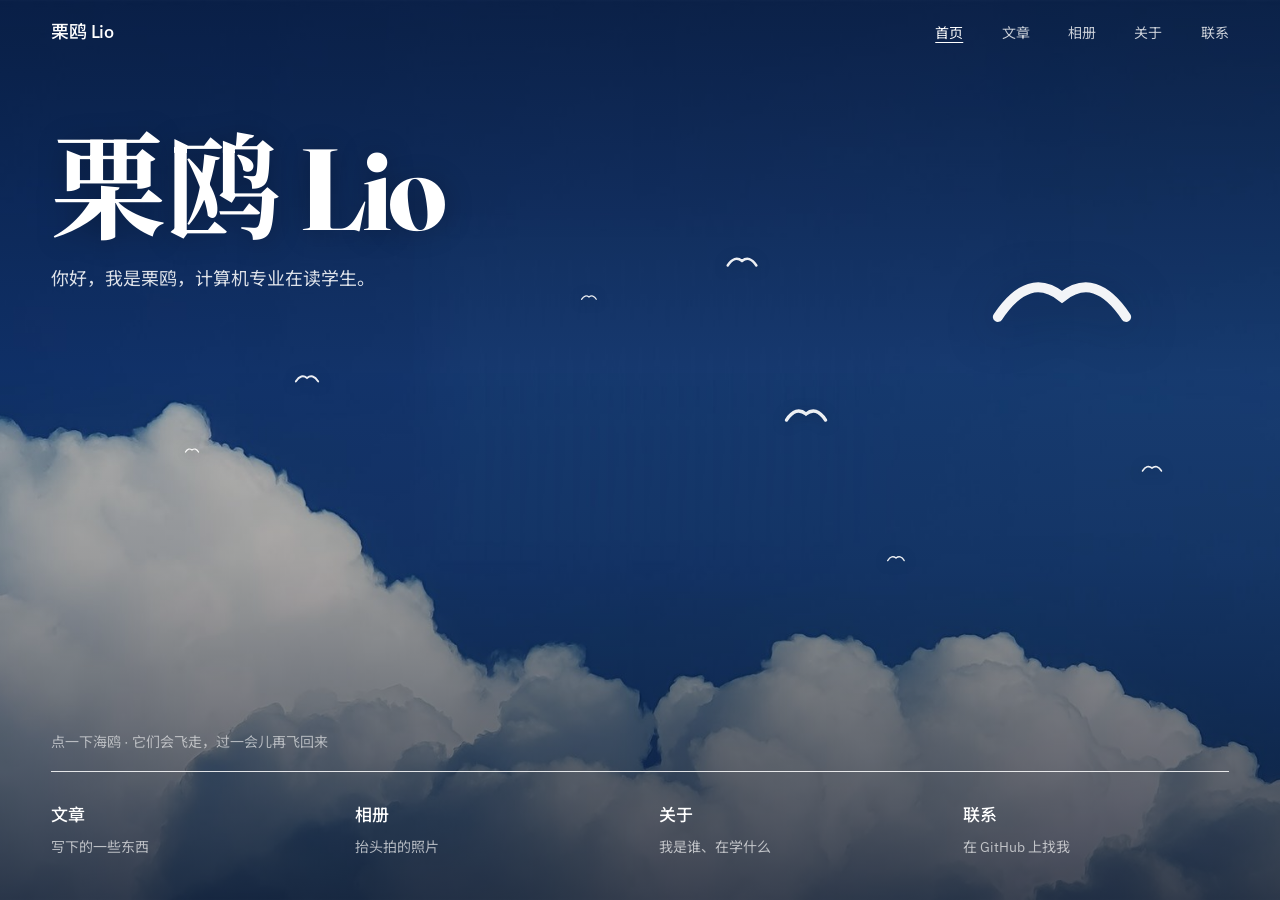
<file: index.html>
<!DOCTYPE html>
<!--
  ============================================================
  栗鸥 Lio · 首页（整屏照片 hero，不滚动）
  ============================================================

  这一页只做一件事：让访客在一屏之内记住"栗鸥"这个人，并且知道站里还有什么。
  所以它没有正文，hero 直接吃掉整个视口高度。首屏分三段：
    上方 = 名字（136px）+ 一行欢迎语
    中部 = 天空、云和海鸥
    下方 = 实线 + 四栏站点索引（文章 / 相册 / 关于 / 联系）

  【内容状态】首屏文案已是最终版，没有待填项。
         以后想改欢迎语，就改 <p class="lede"> 那一行。

  背景图用整张照片铺满（background-size: cover，任何屏幕都不会留白）。
  换图只改 site.css 顶部的 --hero-img 一行，三版都在 assets/ 里：
    assets/hero-sky-clean.jpg   ✅ 当前使用：整图，画面中间那句英文已修掉（1920×1080，77 KB）
    assets/hero-sky.jpg         原图（含英文 "BE JOYFUL ALWAYS"）
    assets/hero-sky-clouds.jpg  只留云层带（1920×447，41 KB）

  【海鸥】纯装饰性的互动彩蛋：点一下会飞走，约 0.9 秒后换个位置飞回来。
    实现是「真 button + CSS 变量定位 + 原生 JS」，没有依赖。
    加一只海鸥：复制一个 <button class="gull">，改行内的 --x/--y/--s/--d/--dx/--dy。
    想删掉整个互动：把 <div class="gulls"> 整块和页面底部 <script> 一起删掉即可。

  【为什么这么设计】（对照 Anthropic frontend-design 的 AI 味清单）
    · 无全大写 tracked 眉标、无装饰性 01/02/03、链接不加 → 箭头
    · 「大胆只花一处」= 首屏这行大字，其余交给照片
    · 照片上的白字靠一层渐变遮罩保证可读，不是靠运气
    · 海鸥只有一种动效（慢速漂浮）＋ 一个由用户触发的反馈（点击飞走），
      不是"每张卡都 hover 一下"那种散点式动效

  【部署到 Cloudflare】（2026 现状：新项目用 Workers，别新建 Pages）
    站点文件统一放进 public/ 再部署，别把 skills/ 和预览图传上去：
      public/index.html  public/*.html  public/site.css  public/assets/
      wrangler.jsonc: { "name": "lio-site", "compatibility_date": "2026-10-01",
                        "assets": { "directory": "./public" } }
      npx wrangler deploy
    → 静态请求免费且不限量；自定义域名在控制台 Custom domains 一键接入

  【图片版权提醒】
    这张壁纸来自网络（文件名带「哲风壁纸」）。个人主页是公开站点，
    用来源不明的图有风险；换成自己拍的 / Unsplash 等可商用图更稳妥。
-->
<html lang="zh-CN">
<head>
<meta charset="utf-8">
<meta name="viewport" content="width=device-width, initial-scale=1">
<title>栗鸥 Lio</title>
<meta name="description" content="栗鸥 Lio —— 计算机专业在读学生的个人主页。">
<!-- 分享卡片：发到微信 / QQ / X / Discord 时显示的那张大图。
     ⚠️ og:image 和 og:url 必须是绝对网址，相对路径平台抓不到。
     域名已换成 liujiahao.me；以后换域名要全站 8 个页面一起改。 -->
<meta property="og:type" content="profile">
<meta property="og:site_name" content="栗鸥 Lio">
<meta property="og:title" content="栗鸥 Lio">
<meta property="og:description" content="计算机专业在读学生的个人主页。">
<meta property="og:url" content="https://liujiahao.me/">
<meta property="og:image" content="https://liujiahao.me/assets/og-cover.jpg">
<meta property="og:image:width" content="1200">
<meta property="og:image:height" content="630">
<meta property="og:image:alt" content="栗鸥 Lio —— 蓝天白云下的个人主页分享卡">
<meta name="twitter:card" content="summary_large_image">
<link rel="icon" href="assets/favicon.svg" type="image/svg+xml">
<link rel="icon" href="assets/favicon-32.png" sizes="32x32" type="image/png">
<link rel="apple-touch-icon" href="assets/apple-touch-icon.png">
<link rel="preload" as="image" href="assets/hero-sky-clean.jpg">
<!-- 字体自托管：Google Fonts 在国内经常连不上，而那套 CSS 是渲染阻塞的 ——
     连不上时全站会掉回系统字体，Fraunces 的 "Lio" 和 Noto Serif SC 的标题全部失效。
     现在字体从自己域名提供，只含本站用到的 308 个字符，6 个文件共 180 KB。
     由 tools/build-fonts.mjs 生成；内容大改（新增很多字）后重跑一次即可。 -->
<link rel="stylesheet" href="assets/fonts.css">
<link rel="stylesheet" href="site.css">
</head>
<body class="home">
<a class="skip" href="#main">跳到主要内容</a>

<header>
  <div class="wrap">
    <a class="brand" href="index.html">栗鸥 Lio</a>
    <nav aria-label="页面导航">
      <a href="index.html" aria-current="page">首页</a>
      <a href="articles.html">文章</a>
      <a href="gallery.html">相册</a>
      <a href="about.html">关于</a>
      <a href="contact.html">联系</a>
    </nav>
  </div>
</header>

<main id="main" class="home">
  <div class="hero">

    <!-- 海鸥层：每只都是真的 <button>，所以键盘也能触发。
         位置/大小/漂浮幅度全部由行内 CSS 变量控制，想加一只就复制一行改数值。
         --x/--y 位置  --s 大小倍数  --d 漂浮周期  --dx/--dy 漂浮幅度
         第一只带 gull--lead，是右侧那只主角：尺寸随视口缩放，飞走后只在自己那片天空里换位置。 -->
    <div class="gulls" role="group" aria-label="可互动的海鸥">
      <button class="gull gull--lead" type="button" aria-label="海鸥" style="--x:83%;--y:33%;--d:17s;--dx:20px;--dy:12px">
        <svg viewBox="0 0 64 30" aria-hidden="true" focusable="false"><g><path d="M3 24 Q17 3 32 15 Q47 3 61 24" fill="none" stroke="currentColor" stroke-width="4.5" stroke-linecap="round"/></g></svg>
      </button>
      <button class="gull" type="button" aria-label="海鸥" style="--x:15%;--y:50%;--s:.58;--d:12s;--dx:8px;--dy:-6px">
        <svg viewBox="0 0 64 30" aria-hidden="true" focusable="false"><g><path d="M3 24 Q17 3 32 15 Q47 3 61 24" fill="none" stroke="currentColor" stroke-width="5" stroke-linecap="round"/></g></svg>
      </button>
      <button class="gull" type="button" aria-label="海鸥" style="--x:24%;--y:42%;--s:.80;--d:10s;--dx:12px;--dy:7px">
        <svg viewBox="0 0 64 30" aria-hidden="true" focusable="false"><g><path d="M3 24 Q17 3 32 15 Q47 3 61 24" fill="none" stroke="currentColor" stroke-width="5" stroke-linecap="round"/></g></svg>
      </button>
      <button class="gull" type="button" aria-label="海鸥" style="--x:46%;--y:33%;--s:.62;--d:14s;--dx:-9px;--dy:6px">
        <svg viewBox="0 0 64 30" aria-hidden="true" focusable="false"><g><path d="M3 24 Q17 3 32 15 Q47 3 61 24" fill="none" stroke="currentColor" stroke-width="5" stroke-linecap="round"/></g></svg>
      </button>
      <button class="gull" type="button" aria-label="海鸥" style="--x:63%;--y:46%;--s:1.20;--d:11s;--dx:16px;--dy:-8px">
        <svg viewBox="0 0 64 30" aria-hidden="true" focusable="false"><g><path d="M3 24 Q17 3 32 15 Q47 3 61 24" fill="none" stroke="currentColor" stroke-width="5" stroke-linecap="round"/></g></svg>
      </button>
      <button class="gull" type="button" aria-label="海鸥" style="--x:58%;--y:29%;--s:.95;--d:9s;--dx:-13px;--dy:9px">
        <svg viewBox="0 0 64 30" aria-hidden="true" focusable="false"><g><path d="M3 24 Q17 3 32 15 Q47 3 61 24" fill="none" stroke="currentColor" stroke-width="5" stroke-linecap="round"/></g></svg>
      </button>
      <button class="gull" type="button" aria-label="海鸥" style="--x:90%;--y:52%;--s:.72;--d:13s;--dx:-10px;--dy:8px">
        <svg viewBox="0 0 64 30" aria-hidden="true" focusable="false"><g><path d="M3 24 Q17 3 32 15 Q47 3 61 24" fill="none" stroke="currentColor" stroke-width="5" stroke-linecap="round"/></g></svg>
      </button>
      <button class="gull" type="button" aria-label="海鸥" style="--x:70%;--y:62%;--s:.66;--d:8s;--dx:11px;--dy:-7px">
        <svg viewBox="0 0 64 30" aria-hidden="true" focusable="false"><g><path d="M3 24 Q17 3 32 15 Q47 3 61 24" fill="none" stroke="currentColor" stroke-width="5" stroke-linecap="round"/></g></svg>
      </button>
    </div>

    <div class="wrap hero-inner">
      <div>
        <h1><span class="zh">栗鸥</span> <span class="latin">Lio</span></h1>
        <p class="lede">你好，我是栗鸥，计算机专业在读学生。</p>
      </div>

      <div>
        <p class="hero-hint">点一下海鸥 · 它们会飞走，过一会儿再飞回来</p>
        <div class="rule" role="presentation"></div>
        <!-- 底部站点索引：首屏不滚动，所以导航在这里再给一份，
             访客不用抬头也能看到站里有什么。 -->
        <nav class="site-index" aria-label="站点索引">
          <a href="articles.html"><b>文章</b><span>写下的一些东西</span></a>
          <a href="gallery.html"><b>相册</b><span>抬头拍的照片</span></a>
          <a href="about.html"><b>关于</b><span>我是谁、在学什么</span></a>
          <a href="contact.html"><b>联系</b><span>在 GitHub 上找我</span></a>
        </nav>
      </div>
    </div>
  </div>
</main>

<script>
// 点击海鸥：飞走 → 换个位置 → 飞回来。
// 开启「减少动态效果」时不做动画，直接瞬移（避免无意义的位移）。
(function () {
  var gulls = [].slice.call(document.querySelectorAll('.gull'));
  if (!gulls.length) return;
  var reduce = window.matchMedia('(prefers-reduced-motion: reduce)');

  gulls.forEach(function (gull) {
    gull.addEventListener('click', function () {
      // 落点避开左上角的名字区域；大海鸥只在自己那片天空里换位置，
      // 否则它会随机飞到名字上面挡住字。
      var lead = gull.classList.contains('gull--lead');
      var x = (lead ? 68 + Math.random() * 22 : 18 + Math.random() * 72).toFixed(1);
      var y = (lead ? 24 + Math.random() * 26 : 32 + Math.random() * 32).toFixed(1);

      if (reduce.matches) {
        gull.style.setProperty('--x', x + '%');
        gull.style.setProperty('--y', y + '%');
        return;
      }
      if (gull.classList.contains('away')) return;

      gull.classList.add('away');
      window.setTimeout(function () {
        gull.style.setProperty('--x', x + '%');
        gull.style.setProperty('--y', y + '%');
        // 摘掉 away 之后，基础样式里的入场动画会重新播放一次 ——
        // 所以"飞回来"不需要单独写一个返回动画，行为也统一。
        gull.classList.remove('away');
      }, 880);
    });
  });
})();
</script>

</body>
</html>
</file>
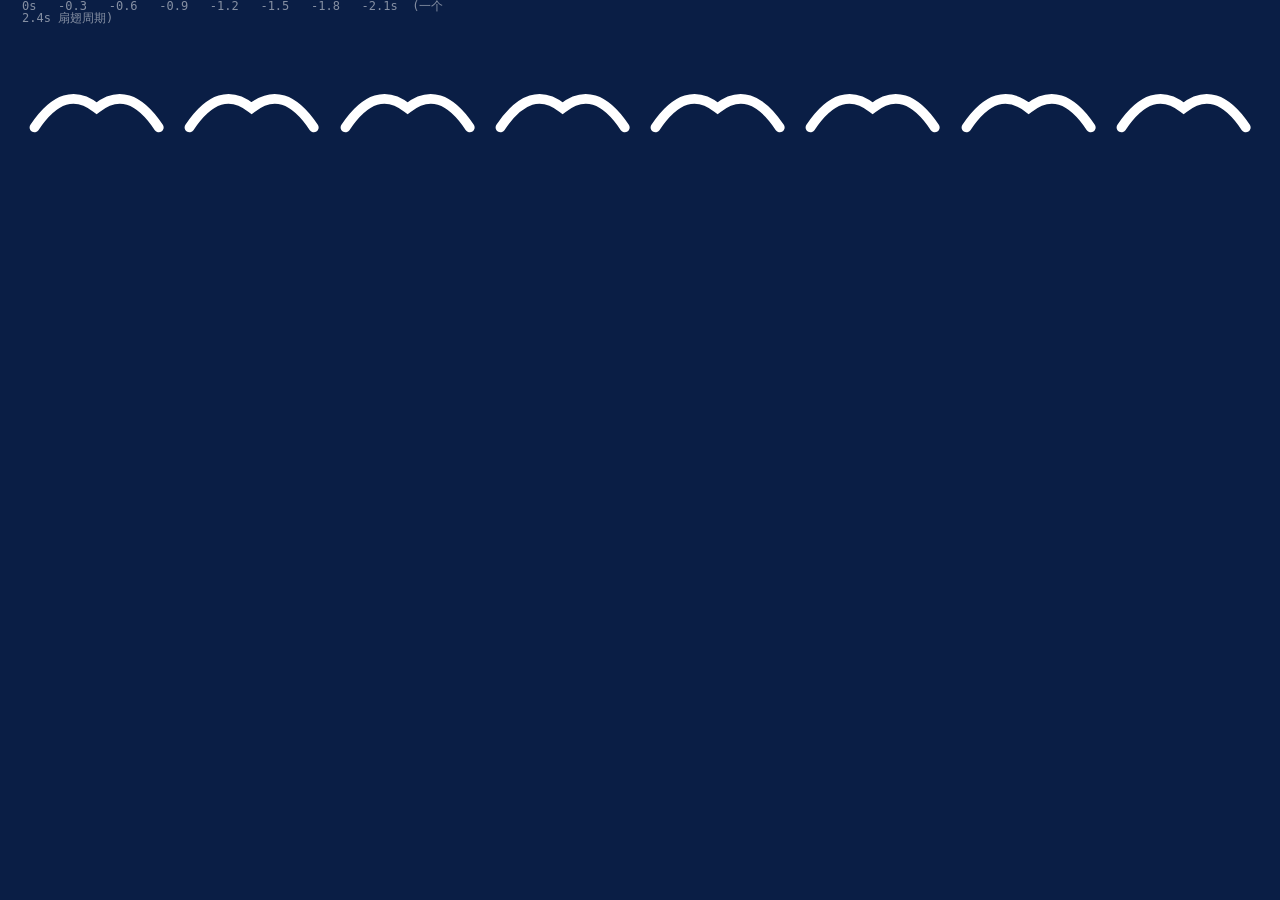
<file: _gulltest.html>
<!DOCTYPE html>
<html lang="zh-CN">
<head>
<meta charset="utf-8">
<title>海鸥扇翅分解</title>
<link rel="stylesheet" href="site.css">
<style>
  /* 这个页面只验证扇翅：关掉航迹动画，把扇翅定格在 8 个相位上铺成一排。
     关键帧来自真实的 site.css，不是另抄一份。 */
  html,body{ margin:0; background:#0A1E45; }
  .strip{ display:flex; gap:6px; padding:30px 22px; align-items:center; }
  .gull{
    position:static; left:auto; top:auto; transform:none;
    width:150px; color:#fff; cursor:default; filter:none;
    animation:none !important;   /* 关掉入场动画，否则截屏时 opacity 还是 0 */
  }
  .gull svg{ animation:none; }                     /* 关掉航迹 */
  .gull svg g{
    animation-duration:2.4s !important;
    animation-delay:0s !important;
    animation-play-state:paused !important;         /* 定格 */
  }
  .gull:nth-child(1) svg g{ animation-delay:0s    !important; }
  .gull:nth-child(2) svg g{ animation-delay:-.3s  !important; }
  .gull:nth-child(3) svg g{ animation-delay:-.6s  !important; }
  .gull:nth-child(4) svg g{ animation-delay:-.9s  !important; }
  .gull:nth-child(5) svg g{ animation-delay:-1.2s !important; }
  .gull:nth-child(6) svg g{ animation-delay:-1.5s !important; }
  .gull:nth-child(7) svg g{ animation-delay:-1.8s !important; }
  .gull:nth-child(8) svg g{ animation-delay:-2.1s !important; }
  .lbl{ color:rgba(255,255,255,.5); font:12px/1 monospace; padding-left:22px; }
</style>
</head>
<body>
  <p class="lbl">0s &nbsp; -0.3 &nbsp; -0.6 &nbsp; -0.9 &nbsp; -1.2 &nbsp; -1.5 &nbsp; -1.8 &nbsp; -2.1s &nbsp;(一个 2.4s 扇翅周期)</p>
  <div class="strip">
    <button class="gull" type="button"><svg viewBox="0 0 64 30"><g><path d="M3 24 Q17 3 32 15 Q47 3 61 24" fill="none" stroke="currentColor" stroke-width="4.5" stroke-linecap="round"/></g></svg></button>
    <button class="gull" type="button"><svg viewBox="0 0 64 30"><g><path d="M3 24 Q17 3 32 15 Q47 3 61 24" fill="none" stroke="currentColor" stroke-width="4.5" stroke-linecap="round"/></g></svg></button>
    <button class="gull" type="button"><svg viewBox="0 0 64 30"><g><path d="M3 24 Q17 3 32 15 Q47 3 61 24" fill="none" stroke="currentColor" stroke-width="4.5" stroke-linecap="round"/></g></svg></button>
    <button class="gull" type="button"><svg viewBox="0 0 64 30"><g><path d="M3 24 Q17 3 32 15 Q47 3 61 24" fill="none" stroke="currentColor" stroke-width="4.5" stroke-linecap="round"/></g></svg></button>
    <button class="gull" type="button"><svg viewBox="0 0 64 30"><g><path d="M3 24 Q17 3 32 15 Q47 3 61 24" fill="none" stroke="currentColor" stroke-width="4.5" stroke-linecap="round"/></g></svg></button>
    <button class="gull" type="button"><svg viewBox="0 0 64 30"><g><path d="M3 24 Q17 3 32 15 Q47 3 61 24" fill="none" stroke="currentColor" stroke-width="4.5" stroke-linecap="round"/></g></svg></button>
    <button class="gull" type="button"><svg viewBox="0 0 64 30"><g><path d="M3 24 Q17 3 32 15 Q47 3 61 24" fill="none" stroke="currentColor" stroke-width="4.5" stroke-linecap="round"/></g></svg></button>
    <button class="gull" type="button"><svg viewBox="0 0 64 30"><g><path d="M3 24 Q17 3 32 15 Q47 3 61 24" fill="none" stroke="currentColor" stroke-width="4.5" stroke-linecap="round"/></g></svg></button>
  </div>
</body>
</html>
</file>
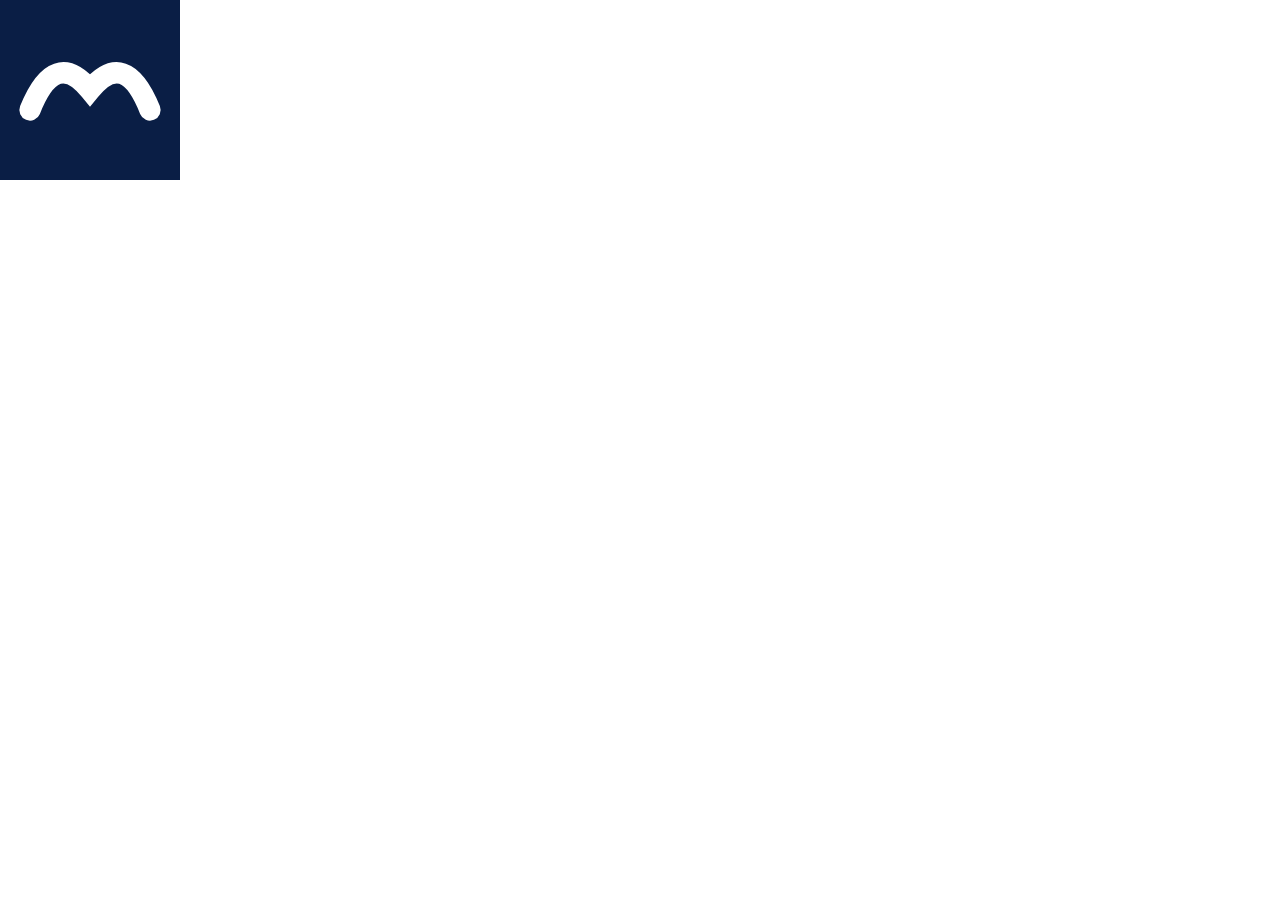
<file: _icon180.html>
<!DOCTYPE html>
<html>
<head>
<meta charset="utf-8">
<style>html,body{ margin:0; background:#fff; }</style>
</head>
<body>
  <!-- iOS 主屏图标：系统会自己切圆角，所以这里是纯方块（不加 rx），
       并把 viewBox 外扩 4 个单位留出约 6% 安全边。 -->
  <svg width="180" height="180" viewBox="-4 -4 72 72" xmlns="http://www.w3.org/2000/svg">
    <rect x="-4" y="-4" width="72" height="72" fill="#0A1E45"/>
    <path d="M8 40 Q18 15 32 32 Q46 15 56 40"
          fill="none" stroke="#FFFFFF" stroke-width="8.5" stroke-linecap="round"/>
  </svg>
</body>
</html>
</file>
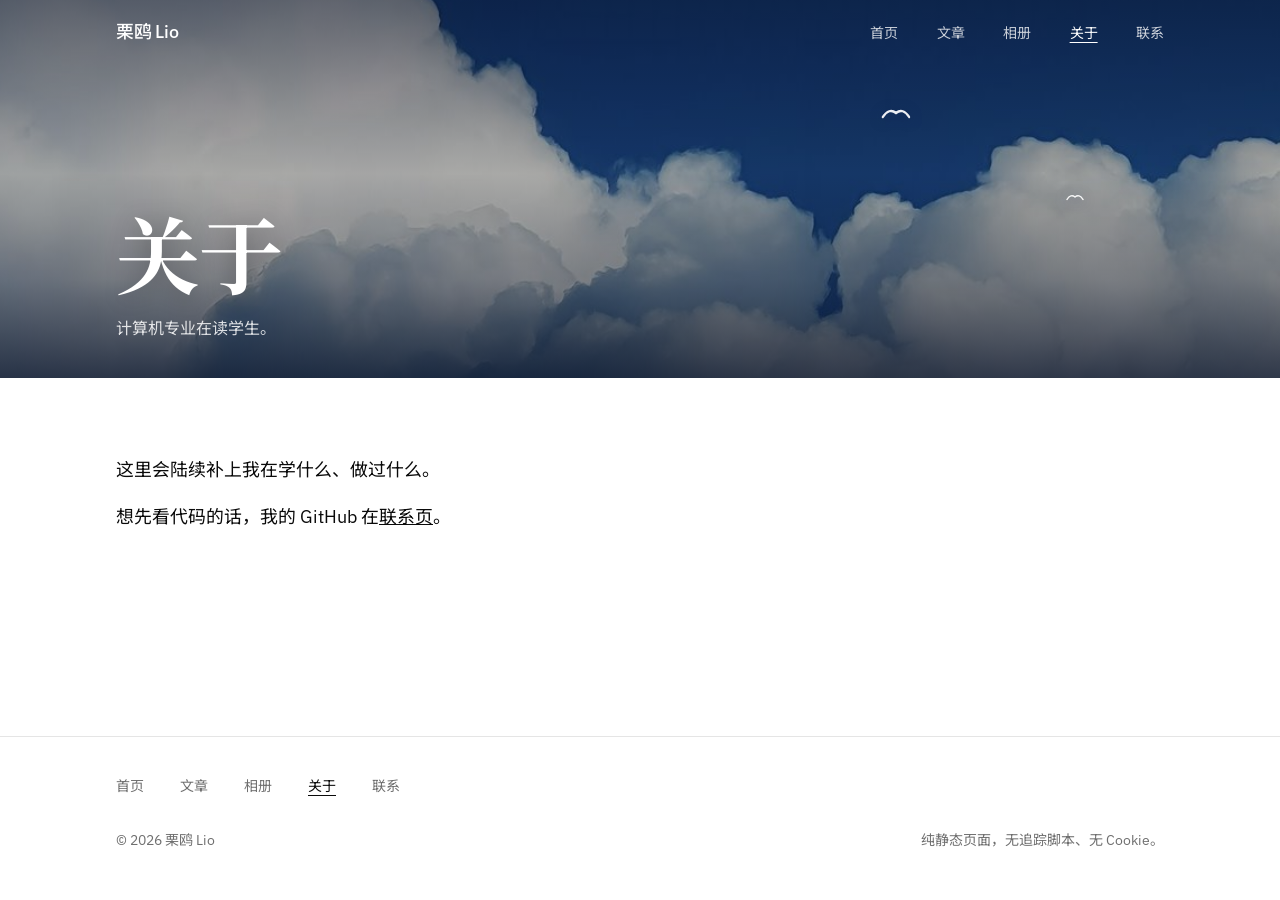
<file: about.html>
<!DOCTYPE html>
<html lang="zh-CN">
<head>
<meta charset="utf-8">
<meta name="viewport" content="width=device-width, initial-scale=1">
<title>关于 · 栗鸥 Lio</title>
<meta name="description" content="关于栗鸥 Lio。">
<meta property="og:type" content="website">
<meta property="og:site_name" content="栗鸥 Lio">
<meta property="og:title" content="关于 · 栗鸥 Lio">
<meta property="og:description" content="计算机专业在读学生。">
<meta property="og:url" content="https://liujiahao.me/about.html">
<meta property="og:image" content="https://liujiahao.me/assets/og-cover.jpg">
<meta property="og:image:width" content="1200">
<meta property="og:image:height" content="630">
<meta name="twitter:card" content="summary_large_image">
<link rel="icon" href="assets/favicon.svg" type="image/svg+xml">
<link rel="icon" href="assets/favicon-32.png" sizes="32x32" type="image/png">
<link rel="apple-touch-icon" href="assets/apple-touch-icon.png">
<!-- 字体自托管，不再依赖 Google Fonts 的 CDN。见 tools/build-fonts.mjs -->
<link rel="stylesheet" href="assets/fonts.css">
<link rel="stylesheet" href="site.css">
</head>
<body class="sub">
<a class="skip" href="#main">跳到主要内容</a>

<header>
  <div class="wrap">
    <a class="brand" href="index.html">栗鸥 Lio</a>
    <nav aria-label="页面导航">
      <a href="index.html">首页</a>
      <a href="articles.html">文章</a>
      <a href="gallery.html">相册</a>
      <a href="about.html" aria-current="page">关于</a>
      <a href="contact.html">联系</a>
    </nav>
  </div>
</header>

<main id="main">

  <!-- 头图裁切贴近云层（.band-about），和项目页的"整片天"明显不同 -->
  <div class="pageband band-about">
    <div class="gulls">
      <div class="gull gull--deco" aria-hidden="true" style="--x:70%;--y:30%;--s:.9;--d:12s;--dx:13px;--dy:8px"><svg viewBox="0 0 64 30"><g><path d="M3 24 Q17 3 32 15 Q47 3 61 24" fill="none" stroke="currentColor" stroke-width="5" stroke-linecap="round"/></g></svg></div>
      <div class="gull gull--deco" aria-hidden="true" style="--x:84%;--y:52%;--s:.65;--d:9s;--dx:-9px;--dy:7px"><svg viewBox="0 0 64 30"><g><path d="M3 24 Q17 3 32 15 Q47 3 61 24" fill="none" stroke="currentColor" stroke-width="5" stroke-linecap="round"/></g></svg></div>
    </div>

    <div class="wrap band-inner">
      <h1>关于</h1>
      <p class="lede">计算机专业在读学生。</p>
    </div>
  </div>

  <div class="wrap pagebody">
    <section>
      <!-- TODO（给未来的你）：有内容了就往下加段落。
           学校与年级、在学什么、做过什么 —— 写具体的事，别写"热爱技术"这类形容词。
           写完把下面这段"陆续补上"删掉。 -->
      <p>这里会陆续补上我在学什么、做过什么。</p>
      <p>想先看代码的话，我的 GitHub 在<a href="contact.html">联系页</a>。</p>
    </section>
  </div>

</main>

<footer>
  <div class="wrap">
    <nav class="footnav" aria-label="页脚导航">
      <a href="index.html">首页</a>
      <a href="articles.html">文章</a>
      <a href="gallery.html">相册</a>
      <a href="about.html" aria-current="page">关于</a>
      <a href="contact.html">联系</a>
    </nav>
    <div class="footrow">
      <p>© <time datetime="2026">2026</time> 栗鸥 Lio</p>
      <p>纯静态页面，无追踪脚本、无 Cookie。</p>
    </div>
  </div>
</footer>
</body>
</html>
</file>
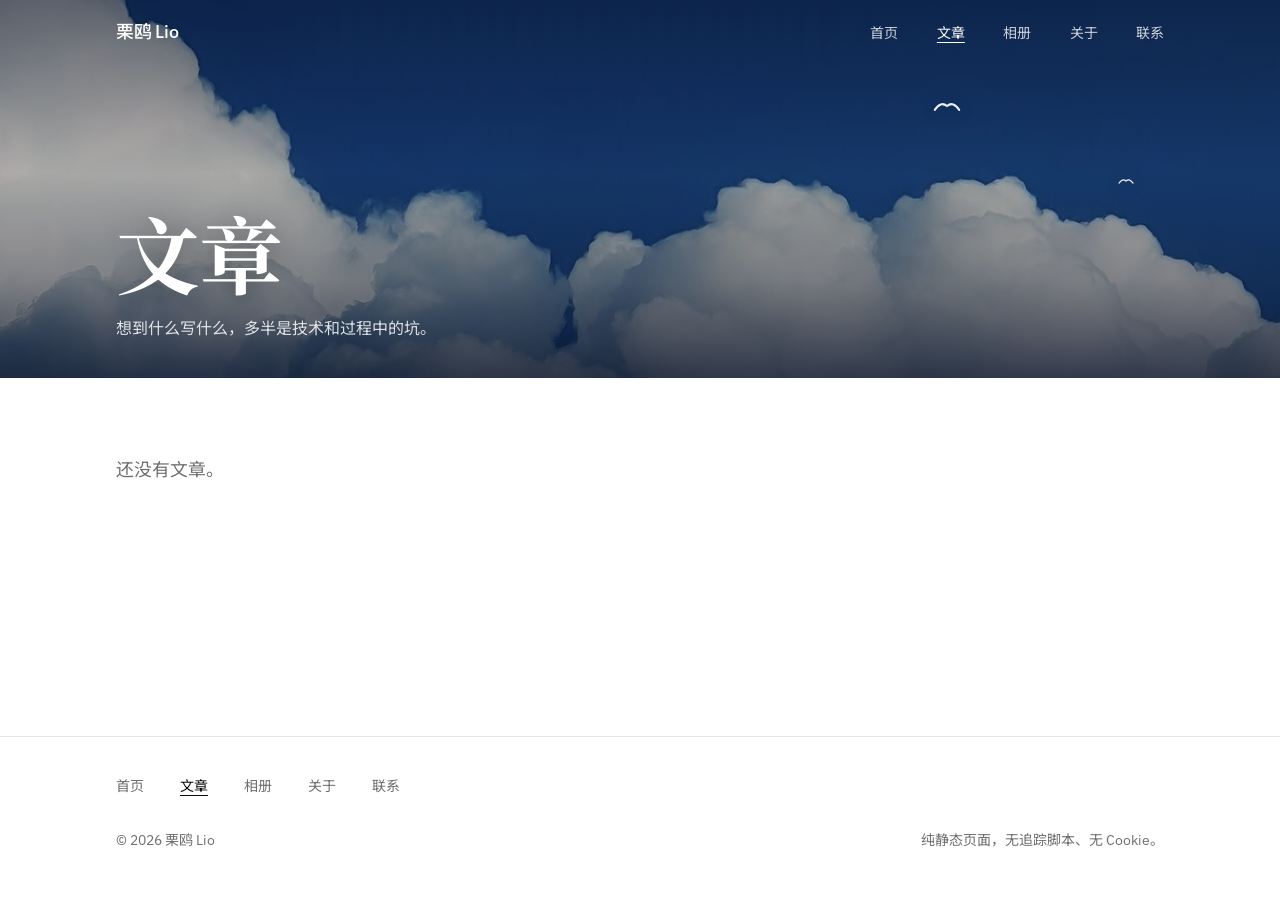
<file: articles.html>
<!DOCTYPE html>
<html lang="zh-CN">
<head>
<meta charset="utf-8">
<meta name="viewport" content="width=device-width, initial-scale=1">
<title>文章 · 栗鸥 Lio</title>
<meta name="description" content="栗鸥 Lio 的文章。">
<meta property="og:type" content="website">
<meta property="og:site_name" content="栗鸥 Lio">
<meta property="og:title" content="文章 · 栗鸥 Lio">
<meta property="og:description" content="栗鸥 Lio 写的文章。">
<meta property="og:url" content="https://liujiahao.me/articles.html">
<meta property="og:image" content="https://liujiahao.me/assets/og-cover.jpg">
<meta property="og:image:width" content="1200">
<meta property="og:image:height" content="630">
<meta name="twitter:card" content="summary_large_image">
<link rel="icon" href="assets/favicon.svg" type="image/svg+xml">
<link rel="icon" href="assets/favicon-32.png" sizes="32x32" type="image/png">
<link rel="apple-touch-icon" href="assets/apple-touch-icon.png">
<!-- 字体自托管，不再依赖 Google Fonts 的 CDN。见 tools/build-fonts.mjs -->
<link rel="stylesheet" href="assets/fonts.css">
<link rel="stylesheet" href="site.css">
</head>
<body class="sub">
<a class="skip" href="#main">跳到主要内容</a>

<header>
  <div class="wrap">
    <a class="brand" href="index.html">栗鸥 Lio</a>
    <nav aria-label="页面导航">
      <a href="index.html">首页</a>
      <a href="articles.html" aria-current="page">文章</a>
      <a href="gallery.html">相册</a>
      <a href="about.html">关于</a>
      <a href="contact.html">联系</a>
    </nav>
  </div>
</header>

<main id="main">

  <div class="pageband band-articles">
    <div class="gulls">
      <div class="gull gull--deco" aria-hidden="true" style="--x:74%;--y:28%;--s:.85;--d:12s;--dx:12px;--dy:7px"><svg viewBox="0 0 64 30"><g><path d="M3 24 Q17 3 32 15 Q47 3 61 24" fill="none" stroke="currentColor" stroke-width="5" stroke-linecap="round"/></g></svg></div>
      <div class="gull gull--deco" aria-hidden="true" style="--x:88%;--y:48%;--s:.6;--d:10s;--dx:-9px;--dy:8px"><svg viewBox="0 0 64 30"><g><path d="M3 24 Q17 3 32 15 Q47 3 61 24" fill="none" stroke="currentColor" stroke-width="5" stroke-linecap="round"/></g></svg></div>
    </div>

    <div class="wrap band-inner">
      <h1>文章</h1>
      <p class="lede">想到什么写什么，多半是技术和过程中的坑。</p>
    </div>
  </div>

  <div class="wrap pagebody">
    <section>
      <!-- TODO（给未来的你）：加文章时，把下面这个空状态换成 <ul class="post-list">，
           每篇一条。正文建议单独一个 html 文件（例如 posts/hello.html），
           复用同一个顶栏和页脚即可。

           <ul class="post-list">
             <li>
               <a href="posts/hello.html">
                 <span class="d">2026-10-03</span>
                 <span class="t">第一篇：为什么我要自己写主页</span>
                 <span class="s">一句话摘要，别超过两行。</span>
               </a>
             </li>
           </ul>
      -->
      <p class="empty">还没有文章。</p>
    </section>
  </div>

</main>

<footer>
  <div class="wrap">
    <nav class="footnav" aria-label="页脚导航">
      <a href="index.html">首页</a>
      <a href="articles.html" aria-current="page">文章</a>
      <a href="gallery.html">相册</a>
      <a href="about.html">关于</a>
      <a href="contact.html">联系</a>
    </nav>
    <div class="footrow">
      <p>© <time datetime="2026">2026</time> 栗鸥 Lio</p>
      <p>纯静态页面，无追踪脚本、无 Cookie。</p>
    </div>
  </div>
</footer>
</body>
</html>
</file>
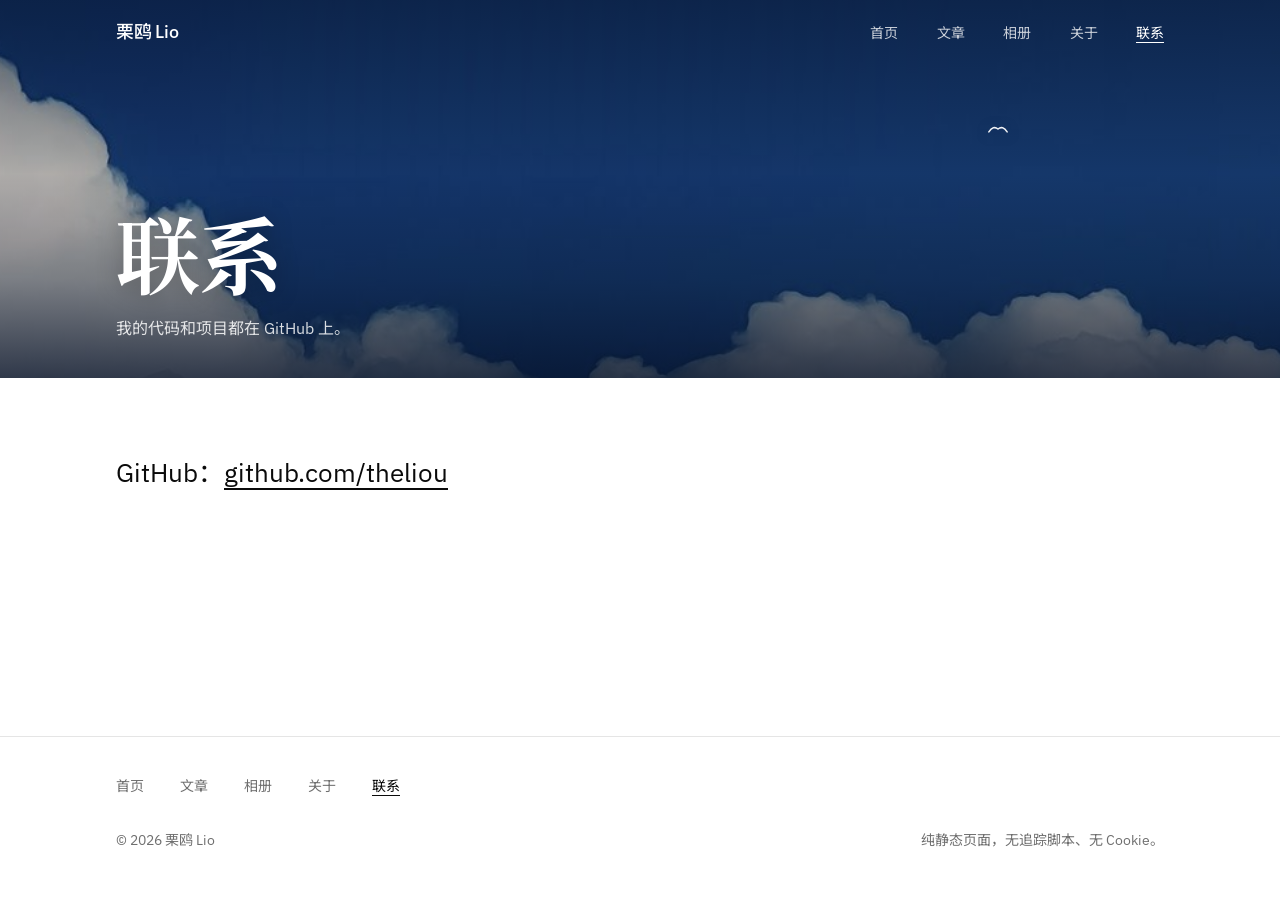
<file: contact.html>
<!DOCTYPE html>
<html lang="zh-CN">
<head>
<meta charset="utf-8">
<meta name="viewport" content="width=device-width, initial-scale=1">
<title>联系 · 栗鸥 Lio</title>
<meta name="description" content="联系栗鸥 Lio：GitHub。">
<meta property="og:type" content="website">
<meta property="og:site_name" content="栗鸥 Lio">
<meta property="og:title" content="联系 · 栗鸥 Lio">
<meta property="og:description" content="我的代码和项目都在 GitHub 上。">
<meta property="og:url" content="https://liujiahao.me/contact.html">
<meta property="og:image" content="https://liujiahao.me/assets/og-cover.jpg">
<meta property="og:image:width" content="1200">
<meta property="og:image:height" content="630">
<meta name="twitter:card" content="summary_large_image">
<link rel="icon" href="assets/favicon.svg" type="image/svg+xml">
<link rel="icon" href="assets/favicon-32.png" sizes="32x32" type="image/png">
<link rel="apple-touch-icon" href="assets/apple-touch-icon.png">
<!-- 字体自托管，不再依赖 Google Fonts 的 CDN。见 tools/build-fonts.mjs -->
<link rel="stylesheet" href="assets/fonts.css">
<link rel="stylesheet" href="site.css">
</head>
<body class="sub">
<a class="skip" href="#main">跳到主要内容</a>

<header>
  <div class="wrap">
    <a class="brand" href="index.html">栗鸥 Lio</a>
    <nav aria-label="页面导航">
      <a href="index.html">首页</a>
      <a href="articles.html">文章</a>
      <a href="gallery.html">相册</a>
      <a href="about.html">关于</a>
      <a href="contact.html" aria-current="page">联系</a>
    </nav>
  </div>
</header>

<main id="main">

  <!-- 头图只留一小片空天（.band-contact），安静，和信息量最少的页面相称 -->
  <div class="pageband band-contact">
    <div class="gulls">
      <div class="gull gull--deco" aria-hidden="true" style="--x:78%;--y:34%;--s:.7;--d:15s;--dx:14px;--dy:9px"><svg viewBox="0 0 64 30"><g><path d="M3 24 Q17 3 32 15 Q47 3 61 24" fill="none" stroke="currentColor" stroke-width="5" stroke-linecap="round"/></g></svg></div>
    </div>

    <div class="wrap band-inner">
      <h1>联系</h1>
      <p class="lede">我的代码和项目都在 GitHub 上。</p>
    </div>
  </div>

  <div class="wrap pagebody">
    <section>
      <!-- 目前只公开这一个渠道。以后要加邮箱 / 其他平台，往下加一条即可。 -->
      <p class="contact-line">GitHub：<a href="https://github.com/theliou">github.com/theliou</a></p>
    </section>
  </div>

</main>

<footer>
  <div class="wrap">
    <nav class="footnav" aria-label="页脚导航">
      <a href="index.html">首页</a>
      <a href="articles.html">文章</a>
      <a href="gallery.html">相册</a>
      <a href="about.html">关于</a>
      <a href="contact.html" aria-current="page">联系</a>
    </nav>
    <div class="footrow">
      <p>© <time datetime="2026">2026</time> 栗鸥 Lio</p>
      <p>纯静态页面，无追踪脚本、无 Cookie。</p>
    </div>
  </div>
</footer>
</body>
</html>
</file>
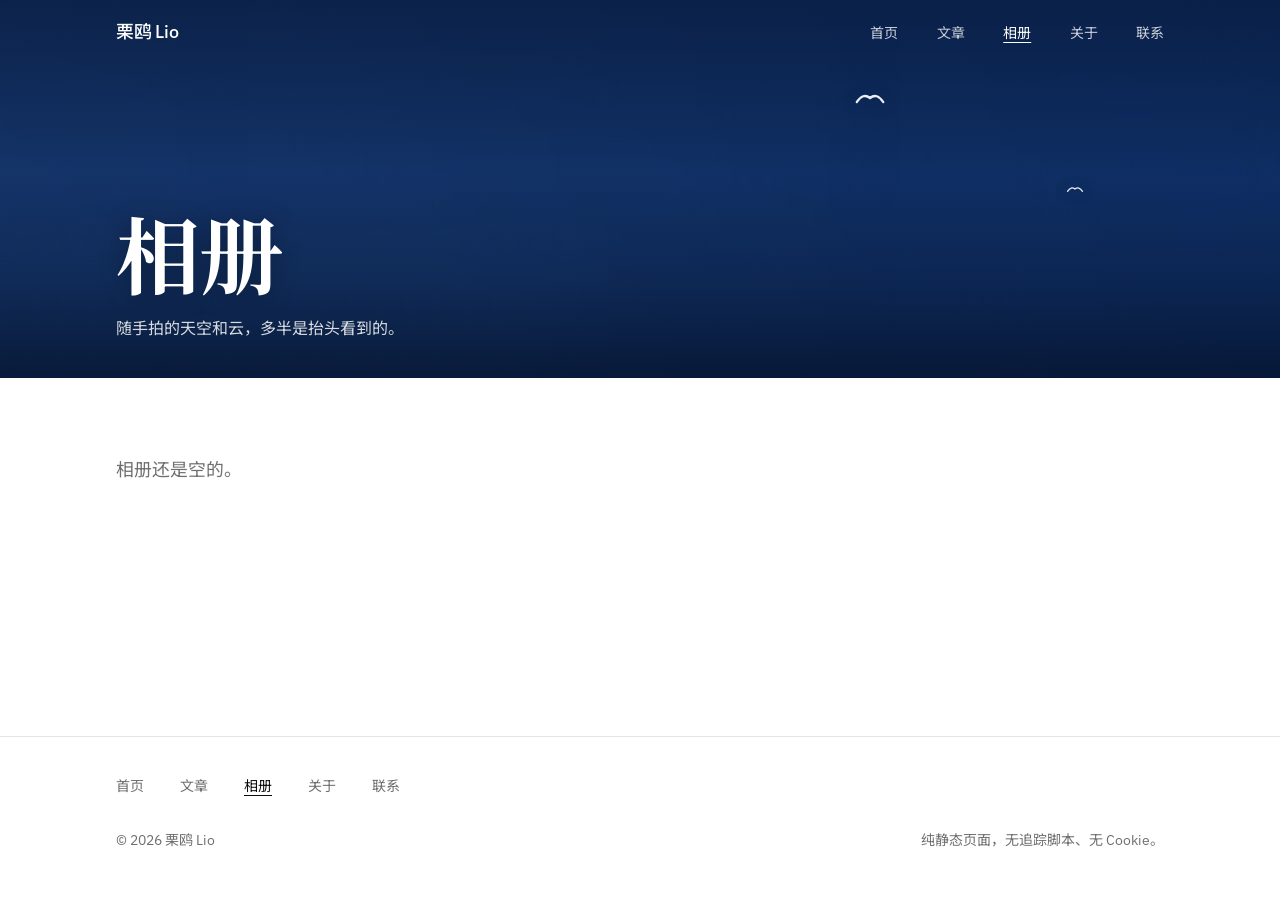
<file: gallery.html>
<!DOCTYPE html>
<html lang="zh-CN">
<head>
<meta charset="utf-8">
<meta name="viewport" content="width=device-width, initial-scale=1">
<title>相册 · 栗鸥 Lio</title>
<meta name="description" content="栗鸥 Lio 的相册。">
<meta property="og:type" content="website">
<meta property="og:site_name" content="栗鸥 Lio">
<meta property="og:title" content="相册 · 栗鸥 Lio">
<meta property="og:description" content="栗鸥 Lio 拍的照片。">
<meta property="og:url" content="https://liujiahao.me/gallery.html">
<meta property="og:image" content="https://liujiahao.me/assets/og-cover.jpg">
<meta property="og:image:width" content="1200">
<meta property="og:image:height" content="630">
<meta name="twitter:card" content="summary_large_image">
<link rel="icon" href="assets/favicon.svg" type="image/svg+xml">
<link rel="icon" href="assets/favicon-32.png" sizes="32x32" type="image/png">
<link rel="apple-touch-icon" href="assets/apple-touch-icon.png">
<!-- 字体自托管，不再依赖 Google Fonts 的 CDN。见 tools/build-fonts.mjs -->
<link rel="stylesheet" href="assets/fonts.css">
<link rel="stylesheet" href="site.css">
</head>
<body class="sub">
<a class="skip" href="#main">跳到主要内容</a>

<header>
  <div class="wrap">
    <a class="brand" href="index.html">栗鸥 Lio</a>
    <nav aria-label="页面导航">
      <a href="index.html">首页</a>
      <a href="articles.html">文章</a>
      <a href="gallery.html" aria-current="page">相册</a>
      <a href="about.html">关于</a>
      <a href="contact.html">联系</a>
    </nav>
  </div>
</header>

<main id="main">

  <div class="pageband band-gallery">
    <div class="gulls">
      <div class="gull gull--deco" aria-hidden="true" style="--x:68%;--y:26%;--s:.9;--d:13s;--dx:13px;--dy:8px"><svg viewBox="0 0 64 30"><g><path d="M3 24 Q17 3 32 15 Q47 3 61 24" fill="none" stroke="currentColor" stroke-width="5" stroke-linecap="round"/></g></svg></div>
      <div class="gull gull--deco" aria-hidden="true" style="--x:84%;--y:50%;--s:.62;--d:11s;--dx:-10px;--dy:7px"><svg viewBox="0 0 64 30"><g><path d="M3 24 Q17 3 32 15 Q47 3 61 24" fill="none" stroke="currentColor" stroke-width="5" stroke-linecap="round"/></g></svg></div>
    </div>

    <div class="wrap band-inner">
      <h1>相册</h1>
      <p class="lede">随手拍的天空和云，多半是抬头看到的。</p>
    </div>
  </div>

  <div class="wrap pagebody">
    <section>
      <!-- TODO（给未来的你）：加照片时，把下面这个空状态换成 <div class="album">，
           每张一个 figure。⚠️ img 一定要写 width 和 height（原始像素），
           否则图片加载完页面会跳一下（CLS），这是图片最常见的性能问题。

           <div class="album">
             <figure>
               <img src="assets/photos/01.jpg" width="1600" height="1200" loading="lazy" alt="描述这张照片">
               <figcaption>拍摄地点 · 2026-10</figcaption>
             </figure>
           </div>

           照片文件建议先压到 1600px 宽、JPEG 质量 80 左右，
           一张大约 150–300 KB。丢给我我来处理。 -->
      <p class="empty">相册还是空的。</p>
    </section>
  </div>

</main>

<footer>
  <div class="wrap">
    <nav class="footnav" aria-label="页脚导航">
      <a href="index.html">首页</a>
      <a href="articles.html">文章</a>
      <a href="gallery.html" aria-current="page">相册</a>
      <a href="about.html">关于</a>
      <a href="contact.html">联系</a>
    </nav>
    <div class="footrow">
      <p>© <time datetime="2026">2026</time> 栗鸥 Lio</p>
      <p>纯静态页面，无追踪脚本、无 Cookie。</p>
    </div>
  </div>
</footer>
</body>
</html>
</file>
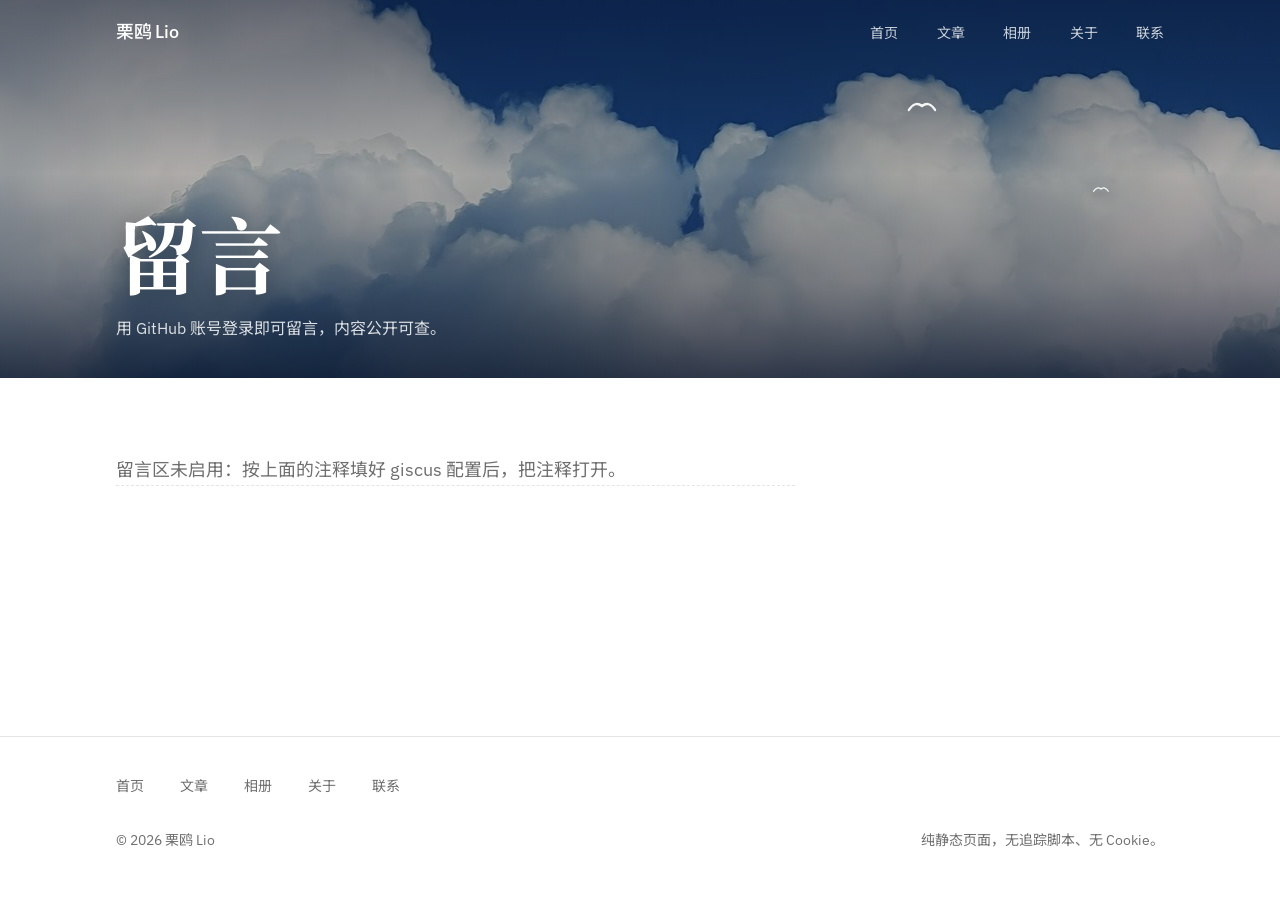
<file: guestbook.html>
<!DOCTYPE html>
<html lang="zh-CN">
<head>
<meta charset="utf-8">
<meta name="viewport" content="width=device-width, initial-scale=1">
<title>留言 · 栗鸥 Lio</title>
<meta name="description" content="给栗鸥 Lio 留言。">
<meta property="og:type" content="website">
<meta property="og:site_name" content="栗鸥 Lio">
<meta property="og:title" content="留言 · 栗鸥 Lio">
<meta property="og:description" content="用 GitHub 账号登录即可留言，内容公开可查。">
<meta property="og:url" content="https://liujiahao.me/guestbook.html">
<meta property="og:image" content="https://liujiahao.me/assets/og-cover.jpg">
<meta property="og:image:width" content="1200">
<meta property="og:image:height" content="630">
<meta name="twitter:card" content="summary_large_image">
<link rel="icon" href="assets/favicon.svg" type="image/svg+xml">
<link rel="icon" href="assets/favicon-32.png" sizes="32x32" type="image/png">
<link rel="apple-touch-icon" href="assets/apple-touch-icon.png">
<!-- 字体自托管，不再依赖 Google Fonts 的 CDN。见 tools/build-fonts.mjs -->
<link rel="stylesheet" href="assets/fonts.css">
<link rel="stylesheet" href="site.css">
</head>
<body class="sub">
<a class="skip" href="#main">跳到主要内容</a>

<header>
  <div class="wrap">
    <a class="brand" href="index.html">栗鸥 Lio</a>
    <nav aria-label="页面导航">
      <a href="index.html">首页</a>
      <a href="articles.html">文章</a>
      <a href="gallery.html">相册</a>
      <a href="about.html">关于</a>
      <a href="contact.html">联系</a>
    </nav>
  </div>
</header>

<main id="main">

  <!-- 头图压在云顶上（.band-guestbook） -->
  <div class="pageband band-guestbook">
    <div class="gulls">
      <div class="gull gull--deco" aria-hidden="true" style="--x:72%;--y:28%;--s:.9;--d:12s;--dx:12px;--dy:7px"><svg viewBox="0 0 64 30"><g><path d="M3 24 Q17 3 32 15 Q47 3 61 24" fill="none" stroke="currentColor" stroke-width="5" stroke-linecap="round"/></g></svg></div>
      <div class="gull gull--deco" aria-hidden="true" style="--x:86%;--y:50%;--s:.62;--d:10s;--dx:-10px;--dy:8px"><svg viewBox="0 0 64 30"><g><path d="M3 24 Q17 3 32 15 Q47 3 61 24" fill="none" stroke="currentColor" stroke-width="5" stroke-linecap="round"/></g></svg></div>
    </div>

    <div class="wrap band-inner">
      <h1>留言</h1>
      <p class="lede">用 GitHub 账号登录即可留言，内容公开可查。</p>
    </div>
  </div>

  <div class="wrap pagebody">
    <section>
      <!-- TODO：启用留言（giscus，零后端，静态站零改造）
           1. 把整个站点放进一个公开 GitHub 仓库，并开启该仓库的 Discussions
           2. 安装 giscus App：https://github.com/apps/giscus
           3. 到 https://giscus.app/zh-CN 填仓库名，选择 Discussion 分类
              （建议 Announcements：只有你能发起新讨论、别人只能评论，天然免广告）
           4. 把生成的 <script> 取消注释并替换下面的 TODO 值
           5. 建议把 "输入位置" 设为特定页面，避免同一讨论串被复用

      <script src="https://giscus.app/client.js"
              data-repo="你的用户名/你的仓库"
              data-repo-id="TODO"
              data-category="Announcements"
              data-category-id="TODO"
              data-mapping="pathname"
              data-strict="1"
              data-reactions-enabled="1"
              data-emit-metadata="0"
              data-input-position="top"
              data-theme="preferred_color_scheme"
              data-lang="zh-CN"
              data-loading="lazy"
              crossorigin="anonymous"
              async>
      </script>
      -->

      <p class="todo">留言区未启用：按上面的注释填好 giscus 配置后，把注释打开。</p>
    </section>
  </div>

</main>

<footer>
  <div class="wrap">
    <nav class="footnav" aria-label="页脚导航">
      <a href="index.html">首页</a>
      <a href="articles.html">文章</a>
      <a href="gallery.html">相册</a>
      <a href="about.html">关于</a>
      <a href="contact.html">联系</a>
    </nav>
    <div class="footrow">
      <p>© <time datetime="2026">2026</time> 栗鸥 Lio</p>
      <p>纯静态页面，无追踪脚本、无 Cookie。</p>
    </div>
  </div>
</footer>
</body>
</html>
</file>
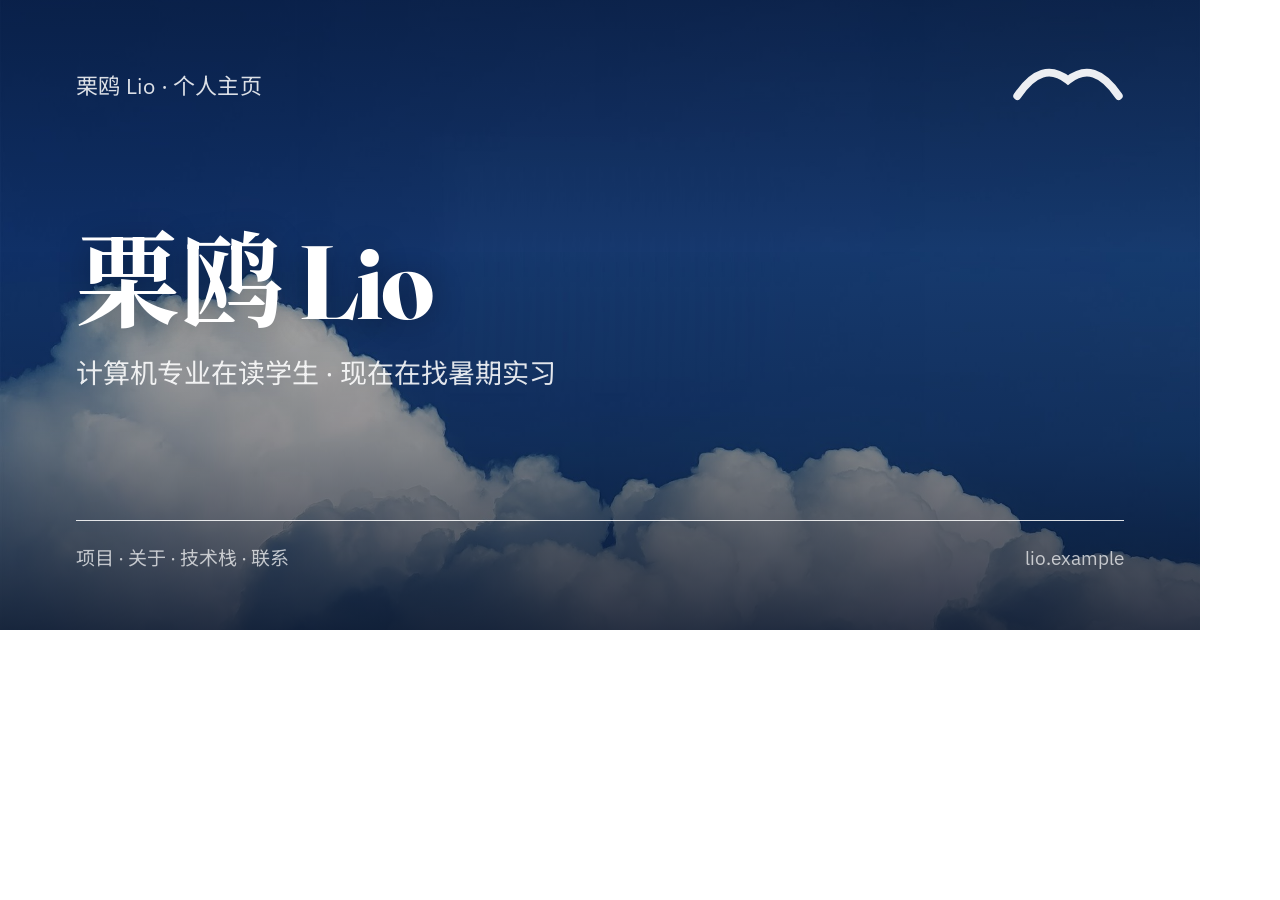
<file: og-card.html>
<!DOCTYPE html>
<!--
  ============================================================
  分享卡片源文件（og:image / 1200×630）
  ============================================================
  这不是网站页面，是"生成图片的模板"：用无头浏览器把它渲染成 assets/og-cover.jpg。
  重新生成：
    chrome --headless --window-size=1200,630 --screenshot=og-card.png og-card.html
    再把 PNG 转成 JPEG（照片用 PNG 会有 1MB+，JPEG 只要 100 多 KB）

  改文案就改下面 .card h1 / .card p 两行。
  卡片上的字是"应该出现"的 —— 和图里那句要修掉的英文不同，这里就是要让人读到。
-->
<html lang="zh-CN">
<head>
<meta charset="utf-8">
<link rel="preconnect" href="https://fonts.googleapis.com">
<link rel="preconnect" href="https://fonts.gstatic.com" crossorigin>
<link rel="stylesheet" href="https://fonts.googleapis.com/css2?family=Fraunces:opsz,wght@9..144,500;9..144,700&family=IBM+Plex+Sans:wght@400;500&family=Noto+Sans+SC:wght@400;500&family=Noto+Serif+SC:wght@600;700&display=swap">
<style>
  *{ box-sizing:border-box; margin:0; }
  html,body{ width:1200px; height:630px; overflow:hidden; }
  .card{
    position:relative; width:1200px; height:630px; overflow:hidden;
    display:flex; flex-direction:column; justify-content:space-between;
    padding:68px 76px 60px;
    background-color:#0A1E45;
    background-image:
      linear-gradient(180deg,
        rgba(4,16,40,.58) 0%, rgba(4,16,40,.22) 40%,
        rgba(4,16,40,.42) 70%, rgba(4,16,40,.84) 100%),
      url("assets/hero-sky-clean.jpg");
    background-size:cover, cover;
    background-position:center, 50% 62%;
    font-family:"IBM Plex Sans","Noto Sans SC",sans-serif;
    color:#fff;
  }
  .top{ display:flex; justify-content:space-between; align-items:flex-start; }
  .site{ font-size:22px; letter-spacing:.01em; color:rgba(255,255,255,.86); }
  .gull{ width:112px; color:rgba(255,255,255,.92); margin-top:-14px; }
  .gull svg{ display:block; width:100%; height:auto; }
  h1{
    font-family:"Fraunces","Noto Serif SC",Georgia,serif;
    font-weight:700; font-size:104px; line-height:.95;
    letter-spacing:-.02em; text-shadow:0 3px 30px rgba(0,0,0,.3);
  }
  h1 .zh{ letter-spacing:0; }
  p{
    margin-top:22px; font-size:27px; line-height:1.5;
    color:rgba(255,255,255,.88); max-width:22em;
  }
  .rule{ height:1px; background:rgba(255,255,255,.85); margin-bottom:22px; }
  .meta{ display:flex; justify-content:space-between; align-items:baseline; gap:40px;
         font-size:19px; color:rgba(255,255,255,.7); }
</style>
</head>
<body>
  <div class="card">
    <div class="top">
      <span class="site">栗鸥 Lio · 个人主页</span>
      <span class="gull"><svg viewBox="0 0 64 30"><path d="M3 24 Q17 3 32 15 Q47 3 61 24" fill="none" stroke="currentColor" stroke-width="4.5" stroke-linecap="round"/></svg></span>
    </div>

    <div>
      <h1><span class="zh">栗鸥</span> Lio</h1>
      <p>计算机专业在读学生 · 现在在找暑期实习</p>
    </div>

    <div>
      <div class="rule"></div>
      <div class="meta">
        <span>项目 · 关于 · 技术栈 · 联系</span>
        <span>lio.example</span>
      </div>
    </div>
  </div>
</body>
</html>
</file>
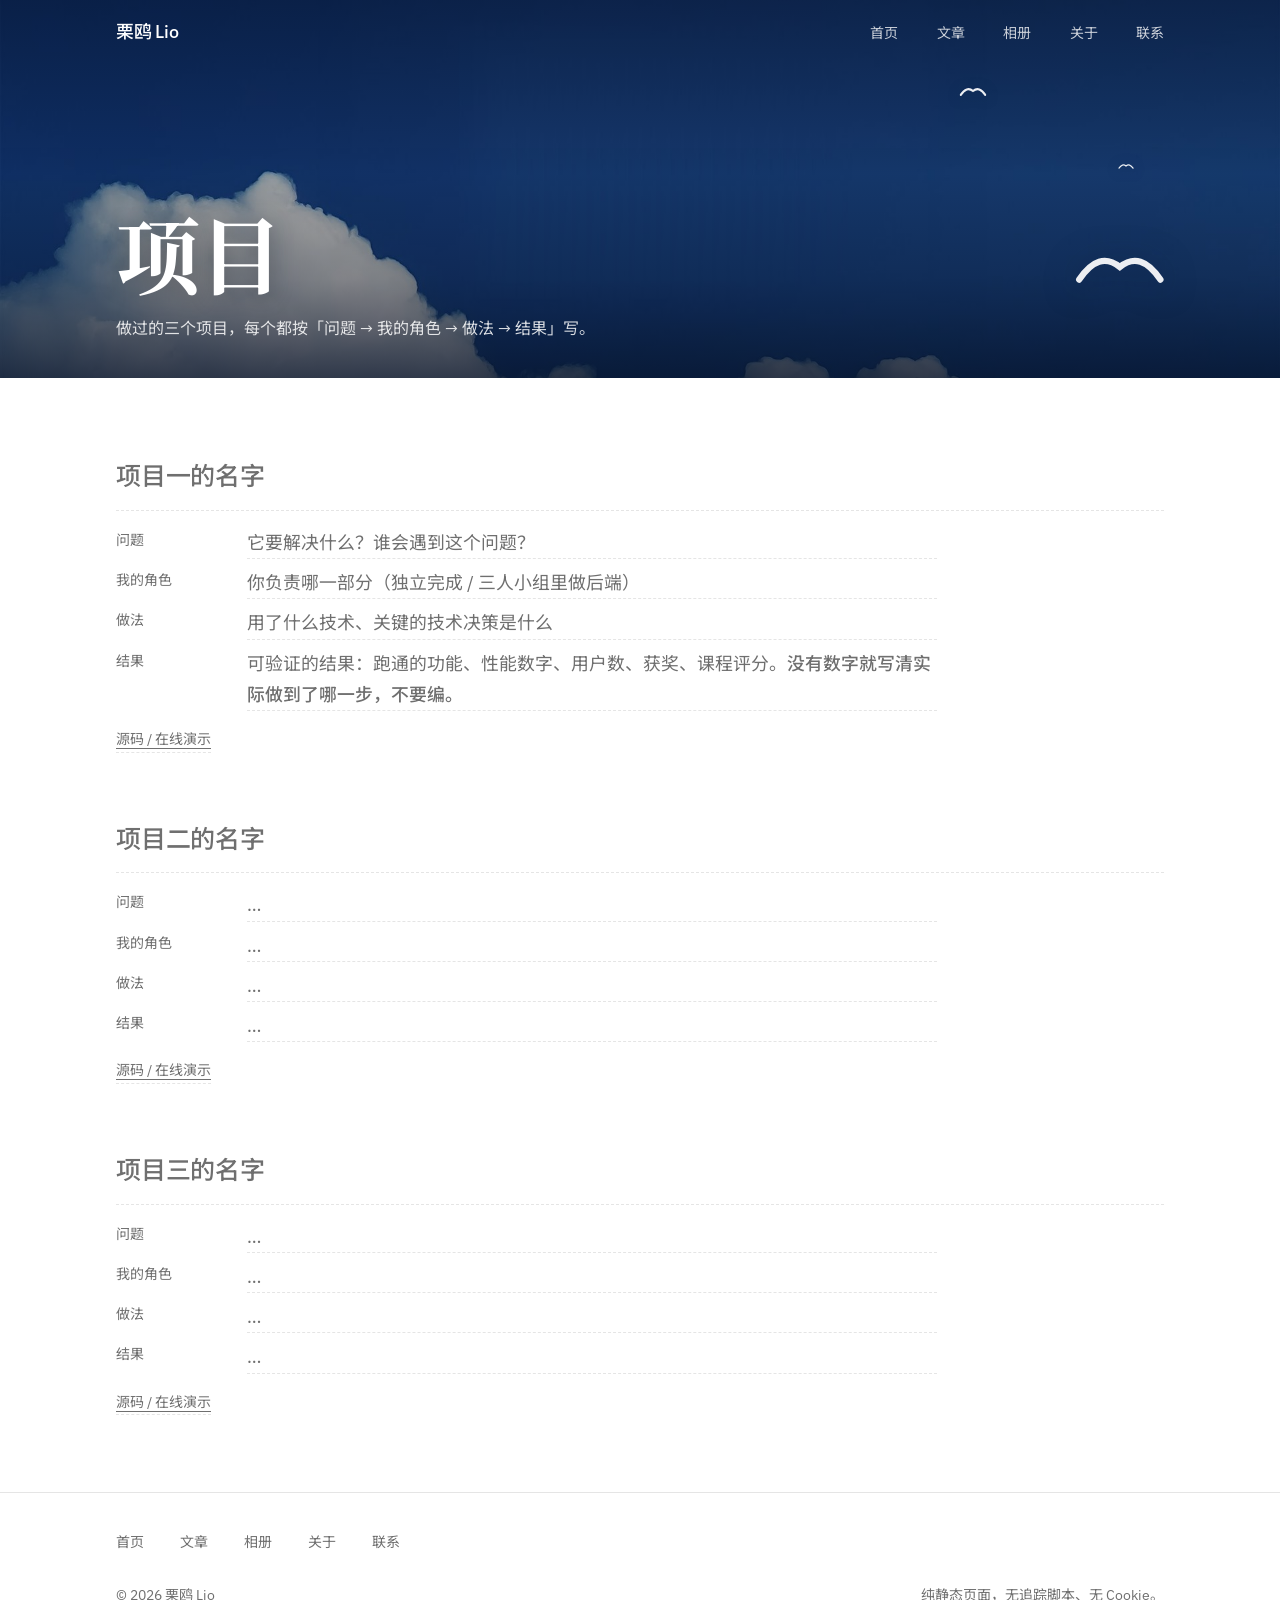
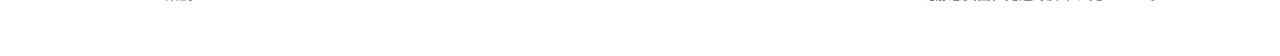
<file: projects.html>
<!DOCTYPE html>
<html lang="zh-CN">
<head>
<meta charset="utf-8">
<meta name="viewport" content="width=device-width, initial-scale=1">
<title>项目 · 栗鸥 Lio</title>
<meta name="description" content="栗鸥 Lio 的项目：每个项目写清问题、我的角色、做法和可验证的结果。">
<meta property="og:type" content="website">
<meta property="og:site_name" content="栗鸥 Lio">
<meta property="og:title" content="项目 · 栗鸥 Lio">
<meta property="og:description" content="做过的三个项目，每个都按「问题 → 我的角色 → 做法 → 结果」写。">
<meta property="og:url" content="https://liujiahao.me/projects.html">
<meta property="og:image" content="https://liujiahao.me/assets/og-cover.jpg">
<meta property="og:image:width" content="1200">
<meta property="og:image:height" content="630">
<meta name="twitter:card" content="summary_large_image">
<link rel="icon" href="assets/favicon.svg" type="image/svg+xml">
<link rel="icon" href="assets/favicon-32.png" sizes="32x32" type="image/png">
<link rel="apple-touch-icon" href="assets/apple-touch-icon.png">
<!-- 字体自托管，不再依赖 Google Fonts 的 CDN。见 tools/build-fonts.mjs -->
<link rel="stylesheet" href="assets/fonts.css">
<link rel="stylesheet" href="site.css">
</head>
<body class="sub">
<a class="skip" href="#main">跳到主要内容</a>

<header>
  <div class="wrap">
    <a class="brand" href="index.html">栗鸥 Lio</a>
    <nav aria-label="页面导航">
      <a href="index.html">首页</a>
      <a href="articles.html">文章</a>
      <a href="gallery.html">相册</a>
      <a href="about.html">关于</a>
      <a href="contact.html">联系</a>
    </nav>
  </div>
</header>

<main id="main">

  <!-- 头图：与首页同一张照片，只是裁切不同（改 .band-projects 的变量即可微调） -->
  <div class="pageband band-projects">
    <div class="gulls">
      <div class="gull gull--deco" aria-hidden="true" style="--x:76%;--y:24%;--s:.85;--d:11s;--dx:12px;--dy:7px"><svg viewBox="0 0 64 30"><g><path d="M3 24 Q17 3 32 15 Q47 3 61 24" fill="none" stroke="currentColor" stroke-width="5" stroke-linecap="round"/></g></svg></div>
      <div class="gull gull--deco" aria-hidden="true" style="--x:88%;--y:44%;--s:.6;--d:13s;--dx:-10px;--dy:6px"><svg viewBox="0 0 64 30"><g><path d="M3 24 Q17 3 32 15 Q47 3 61 24" fill="none" stroke="currentColor" stroke-width="5" stroke-linecap="round"/></g></svg></div>
    </div>
    <!-- 这只由滚动驱动：一开始往下滚它就飞走，滚回顶部又飞回来 -->
    <div class="band-gull" aria-hidden="true"><svg viewBox="0 0 64 30"><g><path d="M3 24 Q17 3 32 15 Q47 3 61 24" fill="none" stroke="currentColor" stroke-width="4.5" stroke-linecap="round"/></g></svg></div>

    <div class="wrap band-inner">
      <h1>项目</h1>
      <p class="lede">做过的三个项目，每个都按「问题 → 我的角色 → 做法 → 结果」写。</p>
    </div>
  </div>

  <div class="wrap pagebody">
    <section>
      <div class="work">

        <!-- 建议：3 个项目比 10 个更有说服力。宁缺毋滥，凑数的项目会拉低整体。 -->
        <article>
          <h2 class="todo">项目一的名字</h2>
          <dl>
            <dt>问题</dt><dd class="todo">它要解决什么？谁会遇到这个问题？</dd>
            <dt>我的角色</dt><dd class="todo">你负责哪一部分（独立完成 / 三人小组里做后端）</dd>
            <dt>做法</dt><dd class="todo">用了什么技术、关键的技术决策是什么</dd>
            <dt>结果</dt><dd class="todo">可验证的结果：跑通的功能、性能数字、用户数、获奖、课程评分。<strong>没有数字就写清实际做到了哪一步，不要编。</strong></dd>
          </dl>
          <div class="links"><a class="todo" href="#">源码 / 在线演示</a></div>
        </article>

        <article>
          <h2 class="todo">项目二的名字</h2>
          <dl>
            <dt>问题</dt><dd class="todo">…</dd>
            <dt>我的角色</dt><dd class="todo">…</dd>
            <dt>做法</dt><dd class="todo">…</dd>
            <dt>结果</dt><dd class="todo">…</dd>
          </dl>
          <div class="links"><a class="todo" href="#">源码 / 在线演示</a></div>
        </article>

        <article>
          <h2 class="todo">项目三的名字</h2>
          <dl>
            <dt>问题</dt><dd class="todo">…</dd>
            <dt>我的角色</dt><dd class="todo">…</dd>
            <dt>做法</dt><dd class="todo">…</dd>
            <dt>结果</dt><dd class="todo">…</dd>
          </dl>
          <div class="links"><a class="todo" href="#">源码 / 在线演示</a></div>
        </article>

      </div>
    </section>
  </div>

</main>

<footer>
  <div class="wrap">
    <nav class="footnav" aria-label="页脚导航">
      <a href="index.html">首页</a>
      <a href="articles.html">文章</a>
      <a href="gallery.html">相册</a>
      <a href="about.html">关于</a>
      <a href="contact.html">联系</a>
    </nav>
    <div class="footrow">
      <p>© <time datetime="2026">2026</time> 栗鸥 Lio</p>
      <p>纯静态页面，无追踪脚本、无 Cookie。</p>
    </div>
  </div>
</footer>
</body>
</html>
</file>
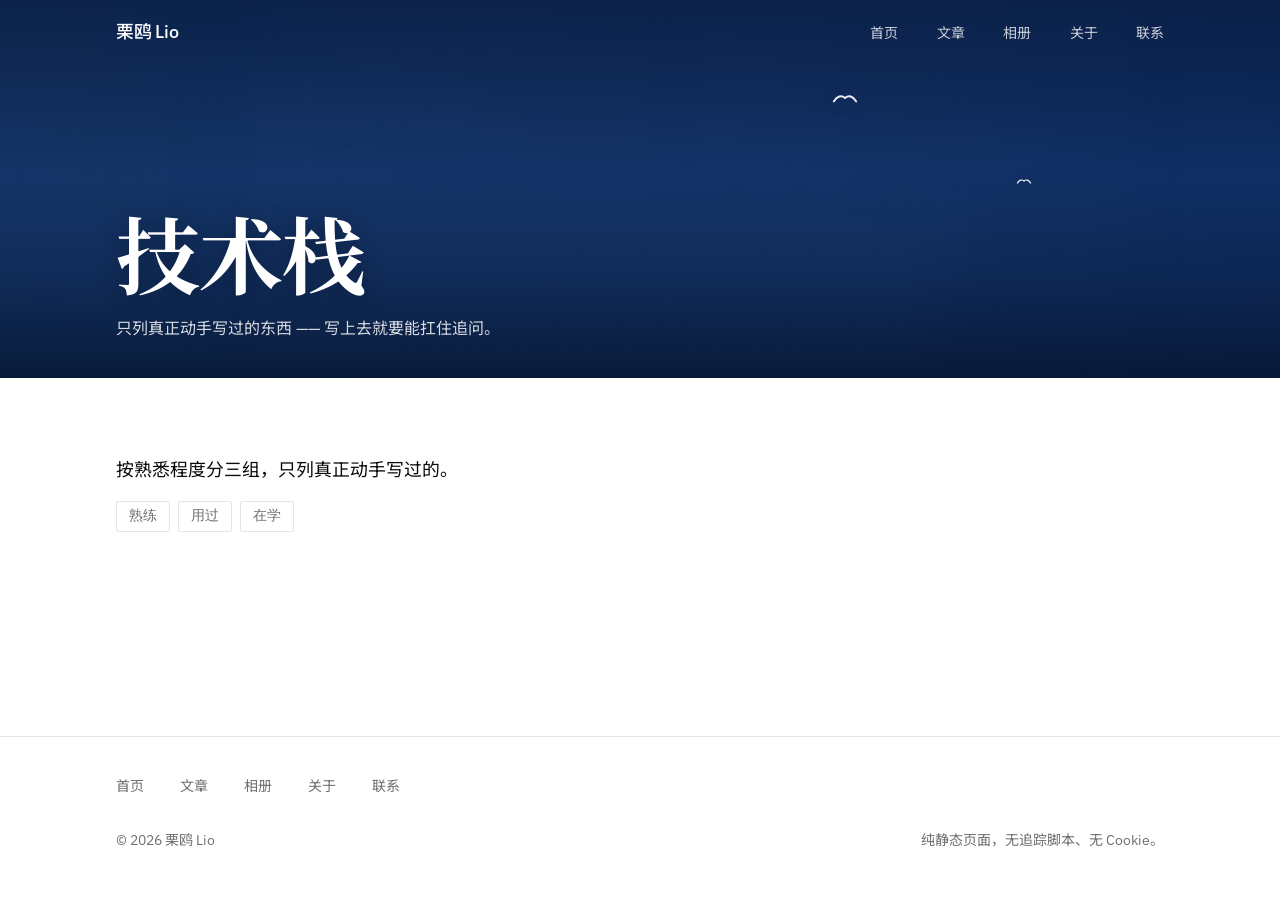
<file: stack.html>
<!DOCTYPE html>
<html lang="zh-CN">
<head>
<meta charset="utf-8">
<meta name="viewport" content="width=device-width, initial-scale=1">
<title>技术栈 · 栗鸥 Lio</title>
<meta name="description" content="栗鸥 Lio 真正用过、能扛住追问的技术栈。">
<meta property="og:type" content="website">
<meta property="og:site_name" content="栗鸥 Lio">
<meta property="og:title" content="技术栈 · 栗鸥 Lio">
<meta property="og:description" content="只列真正动手写过的东西 —— 写上去就要能扛住追问。">
<meta property="og:url" content="https://liujiahao.me/stack.html">
<meta property="og:image" content="https://liujiahao.me/assets/og-cover.jpg">
<meta property="og:image:width" content="1200">
<meta property="og:image:height" content="630">
<meta name="twitter:card" content="summary_large_image">
<link rel="icon" href="assets/favicon.svg" type="image/svg+xml">
<link rel="icon" href="assets/favicon-32.png" sizes="32x32" type="image/png">
<link rel="apple-touch-icon" href="assets/apple-touch-icon.png">
<!-- 字体自托管，不再依赖 Google Fonts 的 CDN。见 tools/build-fonts.mjs -->
<link rel="stylesheet" href="assets/fonts.css">
<link rel="stylesheet" href="site.css">
</head>
<body class="sub">
<a class="skip" href="#main">跳到主要内容</a>

<header>
  <div class="wrap">
    <a class="brand" href="index.html">栗鸥 Lio</a>
    <nav aria-label="页面导航">
      <a href="index.html">首页</a>
      <a href="articles.html">文章</a>
      <a href="gallery.html">相册</a>
      <a href="about.html">关于</a>
      <a href="contact.html">联系</a>
    </nav>
  </div>
</header>

<main id="main">

  <!-- 头图做了镜像（.band-stack 的 --band-flip），同一张照片换个方向就不一样了 -->
  <div class="pageband band-stack">
    <div class="gulls">
      <div class="gull gull--deco" aria-hidden="true" style="--x:66%;--y:26%;--s:.8;--d:10s;--dx:11px;--dy:6px"><svg viewBox="0 0 64 30"><g><path d="M3 24 Q17 3 32 15 Q47 3 61 24" fill="none" stroke="currentColor" stroke-width="5" stroke-linecap="round"/></g></svg></div>
      <div class="gull gull--deco" aria-hidden="true" style="--x:80%;--y:48%;--s:.58;--d:14s;--dx:-11px;--dy:8px"><svg viewBox="0 0 64 30"><g><path d="M3 24 Q17 3 32 15 Q47 3 61 24" fill="none" stroke="currentColor" stroke-width="5" stroke-linecap="round"/></g></svg></div>
    </div>

    <div class="wrap band-inner">
      <h1>技术栈</h1>
      <p class="lede">只列真正动手写过的东西 —— 写上去就要能扛住追问。</p>
    </div>
  </div>

  <div class="wrap pagebody">
    <section>
      <!-- TODO：只写你真正写过项目的，写上去就要能扛住追问。
           不确定的宁可不写 —— 面试官只会挑你写了的问。 -->
      <p>按熟悉程度分三组，只列真正动手写过的。</p>
      <ul class="stack">
        <li class="todo">熟练</li>
        <li class="todo">用过</li>
        <li class="todo">在学</li>
      </ul>
    </section>
  </div>

</main>

<footer>
  <div class="wrap">
    <nav class="footnav" aria-label="页脚导航">
      <a href="index.html">首页</a>
      <a href="articles.html">文章</a>
      <a href="gallery.html">相册</a>
      <a href="about.html">关于</a>
      <a href="contact.html">联系</a>
    </nav>
    <div class="footrow">
      <p>© <time datetime="2026">2026</time> 栗鸥 Lio</p>
      <p>纯静态页面，无追踪脚本、无 Cookie。</p>
    </div>
  </div>
</footer>
</body>
</html>
</file>
<file: assets/fonts.css>
/* 字体自托管 —— 由 tools/build-fonts.mjs 生成，不要手改。
   内容大改（新增很多字）之后重新跑：node tools/build-fonts.mjs */

@font-face{
  font-family:"Fraunces";
  font-style:normal;
  font-weight:700;
  font-display:swap;
  src:url("fonts/fraunces-700.woff2") format("woff2");
  unicode-range:U+20-7e, U+a9, U+b7, U+2014, U+2026, U+2192, U+3001-3002, U+300a-300f, U+4e00, U+4e09-4e0b, U+4e0d, U+4e13, U+4e1a, U+4e1c, U+4e2a, U+4e2d, U+4e3b, U+4e48, U+4e86, U+4e8c, U+4e8e, U+4e91, U+4e9b, U+4eba, U+4ec0, U+4ee3, U+4eec, U+4f1a, U+4f4f, U+4f60, U+505a, U+513f, U+5148, U+516c, U+5173, U+5185, U+518c-518d, U+5199, U+51b3, U+5206, U+5217, U+5230, U+529f, U+52a8, U+533a, U+534a, U+5373, U+53bb, U+53ea, U+53ef, U+53f7, U+540d-540e, U+542f, U+548c, U+54ea, U+56de, U+5728, U+5751, U+586b, U+591a, U+5929, U+5934, U+5956, U+597d, U+5b57, U+5b66, U+5b83, U+5b8c, U+5b9e, U+5bb9, U+5c0f, U+5c31, U+5ea6, U+5f00, U+5f55, U+6001, U+6027, U+6089, U+60f3, U+6210-6211, U+6237, U+624b, U+6253, U+625b, U+627e, U+6280, U+628a, U+62ac, U+62cd, U+6309, U+6570, U+6587, U+65e0, U+662f, U+6709, U+672a, U+672c, U+672f, U+673a, U+6765, U+679c, U+67e5, U+6808, U+6817, U+6b63, U+6b65, U+6bcf, U+6ca1, U+6cd5, U+6ce8, U+6d77, U+6e05, U+6e90, U+6f14, U+70b9, U+7167, U+719f, U+7247, U+72ec, U+751f, U+7528, U+7559, U+767b, U+7684, U+76ee, U+76f8, U+770b, U+771f, U+7801, U+793a, U+7a0b, U+7a7a, U+7acb, U+7ae0, U+7aef, U+7b56, U+7b97, U+7cfb, U+7eaf, U+7ebf, U+7ec3-7ec4, U+7ed3, U+7eed, U+7f16, U+7f6e, U+8054, U+80fd, U+811a, U+8272, U+83b7, U+8865, U+897f, U+8981, U+89d2, U+89e3, U+8a00, U+8ba1, U+8bc1, U+8bc4, U+8bdd, U+8bfb, U+8bfe, U+8c01, U+8d1f, U+8d23, U+8d26, U+8d70, U+8dd1, U+8df3, U+8e2a, U+8fc7, U+8fd8-8fd9, U+8ffd, U+901a, U+9047, U+90e8, U+90fd, U+914d, U+91ca, U+91cc, U+952e, U+95ee, U+9645-9646, U+968f, U+9759, U+9762, U+9875, U+9879, U+9898, U+98de, U+9996, U+9a8c, U+9e25, U+ff01, U+ff08-ff09, U+ff0c, U+ff1a-ff1b, U+ff1f;
}

@font-face{
  font-family:"IBM Plex Sans";
  font-style:normal;
  font-weight:400;
  font-display:swap;
  src:url("fonts/plex-400.woff2") format("woff2");
  unicode-range:U+20-7e, U+a9, U+b7, U+2014, U+2026, U+2192, U+3001-3002, U+300a-300f, U+4e00, U+4e09-4e0b, U+4e0d, U+4e13, U+4e1a, U+4e1c, U+4e2a, U+4e2d, U+4e3b, U+4e48, U+4e86, U+4e8c, U+4e8e, U+4e91, U+4e9b, U+4eba, U+4ec0, U+4ee3, U+4eec, U+4f1a, U+4f4f, U+4f60, U+505a, U+513f, U+5148, U+516c, U+5173, U+5185, U+518c-518d, U+5199, U+51b3, U+5206, U+5217, U+5230, U+529f, U+52a8, U+533a, U+534a, U+5373, U+53bb, U+53ea, U+53ef, U+53f7, U+540d-540e, U+542f, U+548c, U+54ea, U+56de, U+5728, U+5751, U+586b, U+591a, U+5929, U+5934, U+5956, U+597d, U+5b57, U+5b66, U+5b83, U+5b8c, U+5b9e, U+5bb9, U+5c0f, U+5c31, U+5ea6, U+5f00, U+5f55, U+6001, U+6027, U+6089, U+60f3, U+6210-6211, U+6237, U+624b, U+6253, U+625b, U+627e, U+6280, U+628a, U+62ac, U+62cd, U+6309, U+6570, U+6587, U+65e0, U+662f, U+6709, U+672a, U+672c, U+672f, U+673a, U+6765, U+679c, U+67e5, U+6808, U+6817, U+6b63, U+6b65, U+6bcf, U+6ca1, U+6cd5, U+6ce8, U+6d77, U+6e05, U+6e90, U+6f14, U+70b9, U+7167, U+719f, U+7247, U+72ec, U+751f, U+7528, U+7559, U+767b, U+7684, U+76ee, U+76f8, U+770b, U+771f, U+7801, U+793a, U+7a0b, U+7a7a, U+7acb, U+7ae0, U+7aef, U+7b56, U+7b97, U+7cfb, U+7eaf, U+7ebf, U+7ec3-7ec4, U+7ed3, U+7eed, U+7f16, U+7f6e, U+8054, U+80fd, U+811a, U+8272, U+83b7, U+8865, U+897f, U+8981, U+89d2, U+89e3, U+8a00, U+8ba1, U+8bc1, U+8bc4, U+8bdd, U+8bfb, U+8bfe, U+8c01, U+8d1f, U+8d23, U+8d26, U+8d70, U+8dd1, U+8df3, U+8e2a, U+8fc7, U+8fd8-8fd9, U+8ffd, U+901a, U+9047, U+90e8, U+90fd, U+914d, U+91ca, U+91cc, U+952e, U+95ee, U+9645-9646, U+968f, U+9759, U+9762, U+9875, U+9879, U+9898, U+98de, U+9996, U+9a8c, U+9e25, U+ff01, U+ff08-ff09, U+ff0c, U+ff1a-ff1b, U+ff1f;
}

@font-face{
  font-family:"IBM Plex Sans";
  font-style:normal;
  font-weight:500;
  font-display:swap;
  src:url("fonts/plex-500.woff2") format("woff2");
  unicode-range:U+20-7e, U+a9, U+b7, U+2014, U+2026, U+2192, U+3001-3002, U+300a-300f, U+4e00, U+4e09-4e0b, U+4e0d, U+4e13, U+4e1a, U+4e1c, U+4e2a, U+4e2d, U+4e3b, U+4e48, U+4e86, U+4e8c, U+4e8e, U+4e91, U+4e9b, U+4eba, U+4ec0, U+4ee3, U+4eec, U+4f1a, U+4f4f, U+4f60, U+505a, U+513f, U+5148, U+516c, U+5173, U+5185, U+518c-518d, U+5199, U+51b3, U+5206, U+5217, U+5230, U+529f, U+52a8, U+533a, U+534a, U+5373, U+53bb, U+53ea, U+53ef, U+53f7, U+540d-540e, U+542f, U+548c, U+54ea, U+56de, U+5728, U+5751, U+586b, U+591a, U+5929, U+5934, U+5956, U+597d, U+5b57, U+5b66, U+5b83, U+5b8c, U+5b9e, U+5bb9, U+5c0f, U+5c31, U+5ea6, U+5f00, U+5f55, U+6001, U+6027, U+6089, U+60f3, U+6210-6211, U+6237, U+624b, U+6253, U+625b, U+627e, U+6280, U+628a, U+62ac, U+62cd, U+6309, U+6570, U+6587, U+65e0, U+662f, U+6709, U+672a, U+672c, U+672f, U+673a, U+6765, U+679c, U+67e5, U+6808, U+6817, U+6b63, U+6b65, U+6bcf, U+6ca1, U+6cd5, U+6ce8, U+6d77, U+6e05, U+6e90, U+6f14, U+70b9, U+7167, U+719f, U+7247, U+72ec, U+751f, U+7528, U+7559, U+767b, U+7684, U+76ee, U+76f8, U+770b, U+771f, U+7801, U+793a, U+7a0b, U+7a7a, U+7acb, U+7ae0, U+7aef, U+7b56, U+7b97, U+7cfb, U+7eaf, U+7ebf, U+7ec3-7ec4, U+7ed3, U+7eed, U+7f16, U+7f6e, U+8054, U+80fd, U+811a, U+8272, U+83b7, U+8865, U+897f, U+8981, U+89d2, U+89e3, U+8a00, U+8ba1, U+8bc1, U+8bc4, U+8bdd, U+8bfb, U+8bfe, U+8c01, U+8d1f, U+8d23, U+8d26, U+8d70, U+8dd1, U+8df3, U+8e2a, U+8fc7, U+8fd8-8fd9, U+8ffd, U+901a, U+9047, U+90e8, U+90fd, U+914d, U+91ca, U+91cc, U+952e, U+95ee, U+9645-9646, U+968f, U+9759, U+9762, U+9875, U+9879, U+9898, U+98de, U+9996, U+9a8c, U+9e25, U+ff01, U+ff08-ff09, U+ff0c, U+ff1a-ff1b, U+ff1f;
}

@font-face{
  font-family:"Noto Sans SC";
  font-style:normal;
  font-weight:400;
  font-display:swap;
  src:url("fonts/notosanssc-400.woff2") format("woff2");
  unicode-range:U+20-7e, U+a9, U+b7, U+2014, U+2026, U+2192, U+3001-3002, U+300a-300f, U+4e00, U+4e09-4e0b, U+4e0d, U+4e13, U+4e1a, U+4e1c, U+4e2a, U+4e2d, U+4e3b, U+4e48, U+4e86, U+4e8c, U+4e8e, U+4e91, U+4e9b, U+4eba, U+4ec0, U+4ee3, U+4eec, U+4f1a, U+4f4f, U+4f60, U+505a, U+513f, U+5148, U+516c, U+5173, U+5185, U+518c-518d, U+5199, U+51b3, U+5206, U+5217, U+5230, U+529f, U+52a8, U+533a, U+534a, U+5373, U+53bb, U+53ea, U+53ef, U+53f7, U+540d-540e, U+542f, U+548c, U+54ea, U+56de, U+5728, U+5751, U+586b, U+591a, U+5929, U+5934, U+5956, U+597d, U+5b57, U+5b66, U+5b83, U+5b8c, U+5b9e, U+5bb9, U+5c0f, U+5c31, U+5ea6, U+5f00, U+5f55, U+6001, U+6027, U+6089, U+60f3, U+6210-6211, U+6237, U+624b, U+6253, U+625b, U+627e, U+6280, U+628a, U+62ac, U+62cd, U+6309, U+6570, U+6587, U+65e0, U+662f, U+6709, U+672a, U+672c, U+672f, U+673a, U+6765, U+679c, U+67e5, U+6808, U+6817, U+6b63, U+6b65, U+6bcf, U+6ca1, U+6cd5, U+6ce8, U+6d77, U+6e05, U+6e90, U+6f14, U+70b9, U+7167, U+719f, U+7247, U+72ec, U+751f, U+7528, U+7559, U+767b, U+7684, U+76ee, U+76f8, U+770b, U+771f, U+7801, U+793a, U+7a0b, U+7a7a, U+7acb, U+7ae0, U+7aef, U+7b56, U+7b97, U+7cfb, U+7eaf, U+7ebf, U+7ec3-7ec4, U+7ed3, U+7eed, U+7f16, U+7f6e, U+8054, U+80fd, U+811a, U+8272, U+83b7, U+8865, U+897f, U+8981, U+89d2, U+89e3, U+8a00, U+8ba1, U+8bc1, U+8bc4, U+8bdd, U+8bfb, U+8bfe, U+8c01, U+8d1f, U+8d23, U+8d26, U+8d70, U+8dd1, U+8df3, U+8e2a, U+8fc7, U+8fd8-8fd9, U+8ffd, U+901a, U+9047, U+90e8, U+90fd, U+914d, U+91ca, U+91cc, U+952e, U+95ee, U+9645-9646, U+968f, U+9759, U+9762, U+9875, U+9879, U+9898, U+98de, U+9996, U+9a8c, U+9e25, U+ff01, U+ff08-ff09, U+ff0c, U+ff1a-ff1b, U+ff1f;
}

@font-face{
  font-family:"Noto Sans SC";
  font-style:normal;
  font-weight:500;
  font-display:swap;
  src:url("fonts/notosanssc-500.woff2") format("woff2");
  unicode-range:U+20-7e, U+a9, U+b7, U+2014, U+2026, U+2192, U+3001-3002, U+300a-300f, U+4e00, U+4e09-4e0b, U+4e0d, U+4e13, U+4e1a, U+4e1c, U+4e2a, U+4e2d, U+4e3b, U+4e48, U+4e86, U+4e8c, U+4e8e, U+4e91, U+4e9b, U+4eba, U+4ec0, U+4ee3, U+4eec, U+4f1a, U+4f4f, U+4f60, U+505a, U+513f, U+5148, U+516c, U+5173, U+5185, U+518c-518d, U+5199, U+51b3, U+5206, U+5217, U+5230, U+529f, U+52a8, U+533a, U+534a, U+5373, U+53bb, U+53ea, U+53ef, U+53f7, U+540d-540e, U+542f, U+548c, U+54ea, U+56de, U+5728, U+5751, U+586b, U+591a, U+5929, U+5934, U+5956, U+597d, U+5b57, U+5b66, U+5b83, U+5b8c, U+5b9e, U+5bb9, U+5c0f, U+5c31, U+5ea6, U+5f00, U+5f55, U+6001, U+6027, U+6089, U+60f3, U+6210-6211, U+6237, U+624b, U+6253, U+625b, U+627e, U+6280, U+628a, U+62ac, U+62cd, U+6309, U+6570, U+6587, U+65e0, U+662f, U+6709, U+672a, U+672c, U+672f, U+673a, U+6765, U+679c, U+67e5, U+6808, U+6817, U+6b63, U+6b65, U+6bcf, U+6ca1, U+6cd5, U+6ce8, U+6d77, U+6e05, U+6e90, U+6f14, U+70b9, U+7167, U+719f, U+7247, U+72ec, U+751f, U+7528, U+7559, U+767b, U+7684, U+76ee, U+76f8, U+770b, U+771f, U+7801, U+793a, U+7a0b, U+7a7a, U+7acb, U+7ae0, U+7aef, U+7b56, U+7b97, U+7cfb, U+7eaf, U+7ebf, U+7ec3-7ec4, U+7ed3, U+7eed, U+7f16, U+7f6e, U+8054, U+80fd, U+811a, U+8272, U+83b7, U+8865, U+897f, U+8981, U+89d2, U+89e3, U+8a00, U+8ba1, U+8bc1, U+8bc4, U+8bdd, U+8bfb, U+8bfe, U+8c01, U+8d1f, U+8d23, U+8d26, U+8d70, U+8dd1, U+8df3, U+8e2a, U+8fc7, U+8fd8-8fd9, U+8ffd, U+901a, U+9047, U+90e8, U+90fd, U+914d, U+91ca, U+91cc, U+952e, U+95ee, U+9645-9646, U+968f, U+9759, U+9762, U+9875, U+9879, U+9898, U+98de, U+9996, U+9a8c, U+9e25, U+ff01, U+ff08-ff09, U+ff0c, U+ff1a-ff1b, U+ff1f;
}

@font-face{
  font-family:"Noto Serif SC";
  font-style:normal;
  font-weight:700;
  font-display:swap;
  src:url("fonts/notoserifsc-700.woff2") format("woff2");
  unicode-range:U+20-7e, U+a9, U+b7, U+2014, U+2026, U+2192, U+3001-3002, U+300a-300f, U+4e00, U+4e09-4e0b, U+4e0d, U+4e13, U+4e1a, U+4e1c, U+4e2a, U+4e2d, U+4e3b, U+4e48, U+4e86, U+4e8c, U+4e8e, U+4e91, U+4e9b, U+4eba, U+4ec0, U+4ee3, U+4eec, U+4f1a, U+4f4f, U+4f60, U+505a, U+513f, U+5148, U+516c, U+5173, U+5185, U+518c-518d, U+5199, U+51b3, U+5206, U+5217, U+5230, U+529f, U+52a8, U+533a, U+534a, U+5373, U+53bb, U+53ea, U+53ef, U+53f7, U+540d-540e, U+542f, U+548c, U+54ea, U+56de, U+5728, U+5751, U+586b, U+591a, U+5929, U+5934, U+5956, U+597d, U+5b57, U+5b66, U+5b83, U+5b8c, U+5b9e, U+5bb9, U+5c0f, U+5c31, U+5ea6, U+5f00, U+5f55, U+6001, U+6027, U+6089, U+60f3, U+6210-6211, U+6237, U+624b, U+6253, U+625b, U+627e, U+6280, U+628a, U+62ac, U+62cd, U+6309, U+6570, U+6587, U+65e0, U+662f, U+6709, U+672a, U+672c, U+672f, U+673a, U+6765, U+679c, U+67e5, U+6808, U+6817, U+6b63, U+6b65, U+6bcf, U+6ca1, U+6cd5, U+6ce8, U+6d77, U+6e05, U+6e90, U+6f14, U+70b9, U+7167, U+719f, U+7247, U+72ec, U+751f, U+7528, U+7559, U+767b, U+7684, U+76ee, U+76f8, U+770b, U+771f, U+7801, U+793a, U+7a0b, U+7a7a, U+7acb, U+7ae0, U+7aef, U+7b56, U+7b97, U+7cfb, U+7eaf, U+7ebf, U+7ec3-7ec4, U+7ed3, U+7eed, U+7f16, U+7f6e, U+8054, U+80fd, U+811a, U+8272, U+83b7, U+8865, U+897f, U+8981, U+89d2, U+89e3, U+8a00, U+8ba1, U+8bc1, U+8bc4, U+8bdd, U+8bfb, U+8bfe, U+8c01, U+8d1f, U+8d23, U+8d26, U+8d70, U+8dd1, U+8df3, U+8e2a, U+8fc7, U+8fd8-8fd9, U+8ffd, U+901a, U+9047, U+90e8, U+90fd, U+914d, U+91ca, U+91cc, U+952e, U+95ee, U+9645-9646, U+968f, U+9759, U+9762, U+9875, U+9879, U+9898, U+98de, U+9996, U+9a8c, U+9e25, U+ff01, U+ff08-ff09, U+ff0c, U+ff1a-ff1b, U+ff1f;
}
</file>
<file: site.css>
/* ============================================================
   栗鸥 Lio · 全站共用样式
   页面结构：
     index.html      首屏（hero 占满整个视口，不滚动）
     projects.html   项目
     about.html      关于
     stack.html      技术栈
     contact.html    联系
     guestbook.html  留言
   改配色 / 字体 / 间距只需要动下面的 :root 变量。
   ============================================================ */

:root{
  /* ── 色彩：全中性，强调色就是"黑"本身 ───────────────── */
  --bg:#FFFFFF;  --surface:#FAFAFA;
  --fg:#0A0A0A;  --fg-muted:#6F6F6F;  --line:#E5E5E5;
  --accent:#0A0A0A;

  /* ── 字体：避开 Inter / Roboto / Arial / 系统字体 / Space Grotesk ── */
  --font-display:"Fraunces","Noto Serif SC",Georgia,serif;
  --font-body:"IBM Plex Sans","Noto Sans SC",sans-serif;
  --font-mono:ui-monospace, SFMono-Regular, "SF Mono", Menlo, Consolas, "Liberation Mono", monospace;

  /* ── 字号阶梯：比例 1.25，全站只用这几档 ─────────────── */
  --step--1:.875rem; --step-0:1rem;      --step-1:1.25rem;  --step-2:1.5625rem;
  --step-3:1.9375rem; --step-4:2.4375rem;

  /* ── 间距：8pt 网格 ───────────────────────────────── */
  --space-2:8px; --space-3:12px; --space-4:16px; --space-6:24px;
  --space-8:32px; --space-12:48px; --space-16:64px; --space-24:96px;

  /* ── 度量 ─────────────────────────────────────────── */
  --container:1160px;   /* 宽画布：版心，不是阅读行宽 */
  --gutter:clamp(20px, 5vw, 56px);
  --measure:38em;       /* 正文段落：中文 ≤40 字/行 */
  --radius:2px;         /* 只留一档圆角 */

  /* 首屏背景图 —— 换背景只改这一行：
     url("assets/hero-sky-clean.jpg")   ✅ 当前使用：整张图铺满，中间那句英文已修掉
     url("assets/hero-sky.jpg")         原图（含英文 "BE JOYFUL ALWAYS"）
     url("assets/hero-sky-clouds.jpg")  只留云层带（1920×447）
     background-size 用 cover，任何屏幕比例都会铺满，不留白、不拉伸。      */
  --hero-img: url("assets/hero-sky-clean.jpg");
}
@media (prefers-color-scheme: dark){
  :root{ --bg:#000000; --surface:#0C0C0C; --fg:#FAFAFA; --fg-muted:#8C8C8C; --line:#242424; --accent:#FAFAFA; }
}

*,*::before,*::after{ box-sizing:border-box; }
/* 注册成"可插值颜色"，滚动驱动的顶栏变色才能在两种颜色之间平滑过渡 */
@property --hdr-fg{ syntax:"<color>"; inherits:true; initial-value:#FFFFFF; }
@property --hdr-bg{ syntax:"<color>"; inherits:true; initial-value:rgba(255,255,255,0); }
@property --hdr-line{ syntax:"<color>"; inherits:true; initial-value:rgba(255,255,255,0); }
html{ -webkit-text-size-adjust:100%; }
body{
  margin:0; min-height:100dvh;
  display:flex; flex-direction:column;          /* 让 footer 永远贴底 */
  background:var(--bg); color:var(--fg);
  font-family:var(--font-body);
  font-size:clamp(1rem, .94rem + .22vw, 1.125rem);
  line-height:1.75;
  font-synthesis-weight:none;
}
.wrap{ width:100%; max-width:var(--container); margin:0 auto; padding:0 var(--gutter); }
main{ flex:1 0 auto; display:flex; flex-direction:column; }

/* 焦点态必须可见（Vercel 规则：禁止只写 outline:none） */
:focus-visible{ outline:2px solid var(--accent); outline-offset:3px; border-radius:1px; }

.skip{ position:absolute; left:-9999px; }
.skip:focus{ position:static; display:inline-block; padding:var(--space-2) var(--space-4); }

/* ── 顶栏：全站共用 ─────────────────────────────────────
   默认状态：透明 + 白字，浮在照片上，跟着页面滚走。
   这是**不支持滚动驱动动画**时的样子 —— 完全可用，只是没有吸顶。
   下面 @supports 那一段才会把它变成"吸顶 + 滚动时自动变色"。
   ⚠️ 两个颜色变量用 @property 注册过（见文件顶部），
      否则浏览器不知道怎么在白和黑之间插值，只会硬切。 */
header{
  position:absolute; top:0; left:0; right:0; z-index:20; flex:none;
  background:none; border-bottom:0;
}
header .wrap{
  display:flex; justify-content:space-between; align-items:baseline;
  gap:var(--space-3) var(--space-8); flex-wrap:wrap;
  padding-top:var(--space-4); padding-bottom:var(--space-4);
}
.brand{ font-weight:500; letter-spacing:-.01em; color:#fff; text-decoration:none; }
nav{ display:flex; gap:clamp(16px, 3vw, 40px); flex-wrap:wrap; font-size:var(--step--1); }
nav a{ color:rgba(255,255,255,.82); text-decoration:none; padding-block:5px; }
/* padding-block 只是把可点区域从 14px 抬到 24px（WCAG 2.2 的最小触控目标），视觉高度不变 */
nav a:hover, nav a[aria-current="page"]{ color:#fff; text-decoration:underline; text-underline-offset:4px; }
/* 底边线只在顶栏变成实心之后才有意义，默认透明 */
header{ border-bottom:1px solid var(--hdr-line, rgba(255,255,255,0)); }

/* ── 阅读进度线 ─────────────────────────────────────────
   固定在视口最上沿。首页改成可滚动之后也一并用上了。 */
body::after{
  content:""; position:fixed; top:0; left:0; right:0; height:2px; z-index:30;
  background:var(--accent); transform:scaleX(0); transform-origin:left center;
  pointer-events:none;
}
body.home::after{ display:none; }   /* 首页一屏不滚动，没有进度可言 */

/* ── 首页（只用于 index.html）：整屏照片 hero，不滚动 ─────
   main 是 flex 容器，.hero 用 flex:1 吃掉整个视口高度。
   背景用「渐变遮罩 + 照片」两层叠，遮罩是为了让白字在白云上也能读。
   换背景图：改 :root 里的 --hero-img 一行。                */
/* 首页用满宽：名字贴左、右侧那片天空留给大海鸥。
   内容页保持 1160 版心。 */
body.home header .wrap,
main.home .hero-inner{
  max-width:none;
  padding-left:clamp(20px, 4vw, 64px);
  padding-right:clamp(20px, 4vw, 64px);
}

main.home{ flex:1 0 auto; display:flex; min-height:100dvh; }
main.home > .hero{
  position:relative; flex:1; display:flex; overflow:hidden;
  background-color:#0A1E45;
  background-image:
    linear-gradient(180deg,
      rgba(4,16,40,.62) 0%,
      rgba(4,16,40,.20) 42%,
      rgba(4,16,40,.30) 62%,
      rgba(4,16,40,.76) 100%),
    var(--hero-img);
  background-size:cover, cover;
  background-position:center, center;
  background-repeat:no-repeat, no-repeat;
}
.hero-inner{
  position:relative; z-index:2;             /* 压在海鸥层之上 */
  flex:1; display:flex; flex-direction:column; justify-content:space-between;
  padding-top:clamp(88px, 15vh, 156px);    /* 给绝对定位的顶栏让位 */
  padding-bottom:clamp(24px, 4vh, 44px);
  min-height:0;
}
.hero h1{
  font-family:var(--font-display); font-weight:700;
  font-size:clamp(2.75rem, min(9vw, 15vh), 8.5rem);
  line-height:.92; margin:0; text-wrap:balance;
  color:#fff; text-shadow:0 2px 28px rgba(0,0,0,.28);
}
.hero h1 .zh{ letter-spacing:0; }          /* 中文不收紧字距 */
.hero h1 .latin{ letter-spacing:-.035em; } /* 拉丁字母才收紧 */
.hero .lede{
  margin:clamp(16px, 2.5vh, 26px) 0 0;
  font-size:clamp(1.0625rem, 1.4vw, 1.25rem);
  color:rgba(255,255,255,.86); max-width:30em;
}
.hero-hint{ margin:0 0 var(--space-4); font-size:var(--step--1); color:rgba(255,255,255,.58); }
.hero .rule{ height:1px; background:rgba(255,255,255,.85); transform-origin:left center; }

/* 底部站点索引：那片本来是白云，白字压上去读不清，
   所以用一条实线 + 深色遮罩把它分成一块可读的信息区。
   四栏都是真导航，不是装饰。 */
.site-index{
  display:grid; grid-template-columns:repeat(4, minmax(0,1fr));
  gap:var(--space-4) clamp(20px, 3vw, 44px);
  padding-top:var(--space-6);
}
.site-index a{ display:block; color:#fff; text-decoration:none; }
.site-index b{ display:block; font-weight:500; font-size:1.0625rem; }
.site-index span{ display:block; margin-top:4px; font-size:var(--step--1); color:rgba(255,255,255,.66); }
.site-index a:hover b{ text-decoration:underline; text-underline-offset:4px; }
.site-index a:hover span{ color:rgba(255,255,255,.85); }
@media (max-width:820px){
  .site-index{ grid-template-columns:1fr 1fr; }
}
/* 矮屏（横屏手机、小笔记本）优先保住名字和索引，砍掉辅助信息 */
@media (max-height:720px){
  .hero-inner{ padding-top:clamp(76px, 13vh, 120px); }
  .hero-hint{ display:none; }
  .site-index span{ display:none; }
}

/* ── 海鸥：点一下就飞走，过一会儿换个位置飞回来 ─────────
   交互是纯装饰性的彩蛋，所以：键盘可用（真的 <button>）、
   尊重 prefers-reduced-motion（不动画，直接换位置）。
   位置和速度用 CSS 变量逐个调，不需要改 JS。          */
.gulls{ position:absolute; inset:0; z-index:1; pointer-events:none; }
.gull{
  position:absolute; left:var(--x, 50%); top:var(--y, 50%);
  width:calc(46px * var(--s, 1)); height:auto;
  padding:6px; margin:0; border:0; background:none; cursor:pointer;
  color:rgba(255,255,255,.92);
  transform:translate(-50%,-50%);
  transition:transform .25s ease;
  pointer-events:auto;
  -webkit-tap-highlight-color:transparent;
  filter:drop-shadow(0 2px 6px rgba(8,26,60,.5));
}
.gull:hover{ transform:translate(-50%,-50%) scale(1.15); color:#fff; }

/* 右侧那只大的：尺寸随视口走，不跟 --s 走，免得手机上大得离谱 */
.gull--lead{
  width:clamp(88px, 12vw, 168px);
  color:rgba(255,255,255,.95);
  filter:drop-shadow(0 8px 22px rgba(8,26,60,.5));
}
/* ── 海鸥的飞行姿态 ─────────────────────────────────────
   分两层，因为同一个元素上两个动画会互相覆盖 transform：
     svg  → 整只鸟的航迹（gull-soar，闭环回环，不再是直线来回）
     g    → 扇翅（gull-flap，翼尖上下扇）
   扇翅用 scaleY 压缩纵向：翼尖向身体收拢再打开，就是远处看鸟扇翅的样子。 */
.gull svg{
  display:block; width:100%; height:auto;
  animation:gull-soar var(--d, 10s) ease-in-out infinite;
}
.gull svg g,
.band-gull svg g{
  transform-box:fill-box;      /* 以鸟自身外框为参照，缩放才绕着自己转 */
  transform-origin:center;
  animation:gull-flap 2.4s ease-in-out infinite;
}
@keyframes gull-soar{
  0%,100%{ transform:translate3d(0,0,0) rotate(-3deg); }
  28%    { transform:translate3d(calc(var(--dx, 12px) * .55), calc(var(--dy, 8px) * -1), 0) rotate(2deg); }
  52%    { transform:translate3d(var(--dx, 12px), calc(var(--dy, 8px) * .25), 0) rotate(5deg); }
  78%    { transform:translate3d(calc(var(--dx, 12px) * .35), var(--dy, 8px), 0) rotate(-1deg); }
}
/* 下扑比上扬快、幅度也大一点 —— 对称的正弦看着像机器 */
@keyframes gull-flap{
  0%,100%{ transform:scaleY(1) translateY(0); }
  42%    { transform:scaleY(.56) translateY(1.6px); }
  58%    { transform:scaleY(.68) translateY(1px); }
}

/* 每只扇翅的快慢和相位都不同，否则八只像同一个模子刻出来的。
   ⚠️ 这八条必须排在下面的 .gull.away 之前：两者优先级相同，靠顺序决胜。 */
.gull:nth-child(1) svg g{ animation-duration:2.4s;  animation-delay:-.15s; }
.gull:nth-child(2) svg g{ animation-duration:2.9s;  animation-delay:-1.1s; }
.gull:nth-child(3) svg g{ animation-duration:2.2s;  animation-delay:-.7s; }
.gull:nth-child(4) svg g{ animation-duration:3.1s;  animation-delay:-1.85s; }
.gull:nth-child(5) svg g{ animation-duration:2.6s;  animation-delay:-.35s; }
.gull:nth-child(6) svg g{ animation-duration:3.4s;  animation-delay:-2.2s; }
.gull:nth-child(7) svg g{ animation-duration:2.05s; animation-delay:-1.4s; }
.gull:nth-child(8) svg g{ animation-duration:2.75s; animation-delay:-.9s; }

/* 惊飞：先向后"顿"一下，再斜着加速冲出去，同时侧身。
   原来是一条直线冲上去，这是整段里最假的地方。 */
.gull.away{ animation:gull-flee 1s cubic-bezier(.45,.05,.75,.35) forwards; }
.gull.away svg g{ animation-duration:.3s; }   /* 受惊时扇翅频率明显加快 */
@keyframes gull-flee{
  0%  { opacity:1; transform:translate(-50%,-50%) rotate(0deg); }
  22% { opacity:1; transform:translate(-50%,-50%) translate(-2.5vw,-7vh) scale(1.02) rotate(-7deg); }
  100%{ opacity:0; transform:translate(-50%,-50%) translate(22vw,-52vh) scale(.5) rotate(13deg); }
}
body.home :focus-visible{ outline-color:#fff; }   /* 黑描边在深蓝背景上看不见 */

@media (max-width:820px){
  /* 窄屏要让名字几乎顶满一行，所以 vw 系数比桌面大；
     仍然保留 vh 上限，防止横屏手机把整屏撑破。 */
  .hero h1{ font-size:clamp(2.75rem, min(21vw, 16vh), 5.5rem); }
  .gull{ width:calc(32px * var(--s, 1)); }
  /* 必须放在 .gull 之后：同优先级下后出现的胜出，
     否则大海鸥会被上面那条宽度规则压回普通大小。
     top 也在这里压过行内的 --y：窄屏欢迎语会换行到 34% 左右，
     主角海鸥再待在 33% 就会压在字上。 */
  .gull--lead{ width:clamp(72px, 20vw, 110px); top:47%; }
}

/* ── 首页入场：一次编排好的序列（全站唯一一处入场动效） ──────
   Anthropic 那份 frontend-design 里唯一被许可的"非用户触发"动效就是它：
     "A single orchestrated moment — one page-load sequence or one reveal —
      lands better than scattered effects."
   所以内容页不加入场：阅读页瞬间出现反而更专业，加了就是"每段都淡入"那种 AI 味。

   节奏（约 1.2 秒走完，只播一次）：
     0ms    名字升起
     100ms  欢迎语跟上
     260ms  实线从左拉出
     340ms+ 四栏索引依次就位
     120ms+ 海鸥成群从右上方飞入
   只用 transform / opacity。fill-mode 用 backwards 而不是 both：
   动画结束后元素回到自然样式，否则会把 hover 缩放和点击飞走一起锁死。 */
@media not (prefers-reduced-motion) {
  .hero h1,
  .hero .lede,
  .hero .rule,
  .hero-hint,
  .site-index a,
  .pageband h1,
  .pageband .lede,
  .gull{
    animation-duration:.85s;
    animation-timing-function:cubic-bezier(.22,.61,.36,1);
    animation-fill-mode:backwards;
  }
  .hero h1{ animation-name:enter-rise; }
  .hero .lede{ animation-name:enter-rise; animation-delay:.1s; }
  .hero .rule{ animation-name:enter-draw; animation-delay:.26s; animation-duration:.62s; }
  .hero-hint{ animation-name:enter-fade; animation-delay:.62s; animation-duration:.5s; }
  .site-index a{ animation-name:enter-rise; animation-duration:.55s; }
  /* 内页头图：标题和说明用同一段升起动画，节奏比首页更短促（内页不是主角） */
  .pageband h1{ animation-name:enter-rise; animation-duration:.7s; }
  .pageband .lede{ animation-name:enter-rise; animation-delay:.1s; animation-duration:.7s; }
  .site-index a:nth-child(1){ animation-delay:.34s; }
  .site-index a:nth-child(2){ animation-delay:.40s; }
  .site-index a:nth-child(3){ animation-delay:.46s; }
  .site-index a:nth-child(4){ animation-delay:.52s; }
  /* 海鸥：成群飞入。点击飞走之后同样靠这段动画飞回来 —— 不用再单独写一个"返回"动画 */
  .gull{ animation-name:enter-fly; animation-duration:1s; }
  .gull:nth-child(1){ animation-delay:.12s; }
  .gull:nth-child(2){ animation-delay:.30s; }
  .gull:nth-child(3){ animation-delay:.36s; }
  .gull:nth-child(4){ animation-delay:.42s; }
  .gull:nth-child(5){ animation-delay:.48s; }
  .gull:nth-child(6){ animation-delay:.54s; }
  .gull:nth-child(7){ animation-delay:.60s; }
  .gull:nth-child(8){ animation-delay:.66s; }
}
@keyframes enter-rise{
  from{ opacity:0; transform:translate3d(0, .22em, 0); }
  to  { opacity:1; transform:none; }
}
@keyframes enter-draw{
  from{ transform:scaleX(0); }
  to  { transform:scaleX(1); }
}
@keyframes enter-fade{
  from{ opacity:0; }
  to  { opacity:1; }
}
@keyframes enter-fly{
  0%  { opacity:0; transform:translate(-50%,-50%) translate3d(20vw,-16vh,0) scale(.72) rotate(-12deg); }
  62% { opacity:1; transform:translate(-50%,-50%) translate3d(-1.5vw,1.5vh,0) scale(1.04) rotate(3deg); }
  100%{ opacity:1; transform:translate(-50%,-50%) scale(1) rotate(0deg); }
}

/* ── 内页头图（pageband） ───────────────────────────────
   五个内页共用首页那张照片，靠不同的裁切位置 / 缩放 / 镜像做出差异：
   一个文件全站只下载一次，也不必再引入任何来源不明的图。
   页面标题从原来的左侧标题栏搬到了这里 —— 头图上放大字，
   正文回到浅色背景，阅读区不受影响。 */
.pageband{
  position:relative; overflow:hidden; color:#fff;
  display:flex; align-items:flex-end;
  min-height:clamp(290px, 42vh, 440px);
  padding-top:clamp(92px, 14vh, 148px);   /* 给绝对定位的顶栏让位 */
  padding-bottom:clamp(26px, 4vh, 46px);
}
.pageband::before{                         /* 照片层 */
  content:""; position:absolute; inset:0; z-index:0;
  background-image:var(--band-img, url("assets/hero-sky-clean.jpg"));
  background-size:var(--band-size, cover);
  background-position:var(--band-pos, center);
  background-repeat:no-repeat;
  transform:var(--band-flip, none);
}
.pageband::after{                          /* 遮罩层：保证白字在白云上也读得清 */
  content:""; position:absolute; inset:0; z-index:0;
  background:linear-gradient(180deg,
    rgba(4,16,40,.60) 0%, rgba(4,16,40,.26) 46%,
    rgba(4,16,40,.46) 74%, rgba(4,16,40,.80) 100%);
}
.band-inner{ position:relative; z-index:2; width:100%; }
.pageband h1{
  font-family:var(--font-display); font-weight:700;
  font-size:clamp(2.5rem, min(7.5vw, 13vh), 5.25rem);
  line-height:.98; margin:0; letter-spacing:-.01em;
  text-shadow:0 2px 24px rgba(0,0,0,.3);
}
.pageband .lede{
  margin:clamp(10px, 1.6vh, 18px) 0 0;
  font-size:clamp(1rem, 1.2vw, 1.125rem);
  color:rgba(255,255,255,.84); max-width:34em;
}

/* 每页的裁切不同：项目看整片天，关于贴近云，技术栈镜像，
   联系只留空天，留言压在云顶 */
.band-projects{  --band-pos:50% 44%; --band-size:cover; }
.band-about{     --band-pos:30% 86%; --band-size:168%; }
.band-stack{     --band-pos:58% 10%; --band-size:152%; --band-flip:scaleX(-1); }
.band-contact{   --band-pos:58% 68%; --band-size:195%; }
.band-guestbook{ --band-pos:44% 98%; --band-size:150%; }
.band-articles{  --band-pos:62% 82%; --band-size:158%; }
.band-gallery{   --band-pos:20% 12%; --band-size:205%; --band-flip:scaleX(-1); }

/* ── 空状态：诚实但不刺眼（比"待填"体面） ─────────────── */
.empty{ color:var(--fg-muted); max-width:var(--measure); }

/* ── 文章列表 ─────────────────────────────────────────── */
.post-list{ list-style:none; padding:0; margin:0; display:grid; gap:clamp(28px, 4vw, 44px); }
.post-list a{ display:block; text-decoration:none; }
.post-list .d{ display:block; font-family:var(--font-mono); font-size:var(--step--1); color:var(--fg-muted); }
.post-list .t{ display:block; margin-top:var(--space-2); font-size:var(--step-1); font-weight:500; }
.post-list .s{ display:block; margin-top:var(--space-2); color:var(--fg-muted); max-width:var(--measure); }
.post-list a:hover .t{ text-decoration:underline; text-underline-offset:4px; }

/* ── 相册网格 ─────────────────────────────────────────── */
.album{
  display:grid; gap:var(--space-3);
  grid-template-columns:repeat(auto-fill, minmax(min(100%, 240px), 1fr));
}
.album figure{ margin:0; }
.album img{ display:block; width:100%; height:auto; border-radius:var(--radius); background:var(--surface); }
.album figcaption{ margin-top:var(--space-2); font-size:var(--step--1); color:var(--fg-muted); }

/* 内页头图里的海鸥是纯装饰：不可点、不进无障碍树。
   点击互动是首页的彩蛋，内页不做，免得出现"点了没反应"的死按钮。 */
.gull--deco{ pointer-events:none; }

/* ── 内容区：照片下方的浅色阅读区（内页不再用左侧标题栏） ── */
section{
  padding:clamp(44px, 6vw, 84px) 0;
  border-top:1px solid var(--line);
}
.pagebody section:first-of-type{ border-top:0; padding-top:clamp(40px, 6vw, 76px); }
p{ max-width:var(--measure); margin:0 0 var(--space-4); }
a{ color:inherit; }

/* ── 作品：真实序列才编号（这里不编号） ──────────────── */
.work{ display:grid; gap:clamp(40px, 5vw, 72px); }
.work article{ display:grid; gap:var(--space-4); }
.work h2, .work h3{ font-size:var(--step-2); font-weight:500; margin:0; letter-spacing:-.01em; }
.work dl{
  margin:0; display:grid; grid-template-columns:6em minmax(0,1fr);
  gap:var(--space-2) var(--space-6); max-width:46em;
}
.work dt{ color:var(--fg-muted); font-size:var(--step--1); line-height:1.9; }
.work dd{ margin:0; }
.work .links{ display:flex; gap:var(--space-8); font-size:var(--step--1); }
.work .links a{ color:var(--fg-muted); text-decoration:underline; text-underline-offset:4px; }
.work .links a:hover{ color:var(--fg); }

/* ── 技术栈：等宽体的唯一正当用途 ───────────────────── */
.stack{ display:flex; flex-wrap:wrap; gap:var(--space-2); list-style:none; padding:0; margin:0; max-width:46em; }
.stack li{
  font-family:var(--font-mono); font-size:var(--step--1);
  border:1px solid var(--line); border-radius:var(--radius);
  padding:2px var(--space-3); color:var(--fg-muted);
}

/* ── 关于页顶部的速览表（从首屏挪过来的三格） ─────────── */
.facts{
  margin:0 0 var(--space-8); padding-bottom:var(--space-6);
  border-bottom:1px solid var(--line);
  display:grid; gap:var(--space-6) clamp(16px, 3vw, 40px);
  grid-template-columns:repeat(3, minmax(0,1fr));
  max-width:46em;
}
.facts dt{
  font-family:var(--font-mono); font-size:.75rem;
  color:var(--fg-muted); margin:0 0 var(--space-2);
}
.facts dd{ margin:0; }
@media (max-width:640px){ .facts{ grid-template-columns:1fr 1fr; } }

/* 联系页只有一条渠道时，把它放大 —— 与其显得空旷，不如变成"聚焦" */
.contact-line{
  font-size:clamp(1.25rem, 2vw, 1.75rem); line-height:1.5;
}
.contact-line a{ text-decoration-thickness:2px; text-underline-offset:6px; }

/* ── 滚动驱动动画（全站只用这几处，不是每段都加） ────────
   1) 阅读进度线：scroll() 时间轴，进度 = 页面滚动百分比
   2) 项目页头图里的海鸥：一开始滚动就飞走，滚回顶部又飞回来
   3) 项目标题钉住：sticky，读到哪儿标题跟到哪儿

   支持度（2026-08，caniuse）：Chrome/Edge 115+、Safari 26+、Firefox 160+，全球约 87%。
   不支持时：进度线保持不可见（scaleX 0）、海鸥安静待在头图里、标题照样钉住，
   内容完全可用 —— 也就是"反过来写"：默认是最终状态，只在支持时才叠动画。
   两处动效都包在 prefers-reduced-motion 里：滚动驱动的位移动效最容易引起不适。 */

/* 1) 阅读进度线（在顶栏那一节已经定义为 body::after 固定在视口上沿） */

/* 2) 项目页头图里的海鸥：一开始滚动就飞走，滚回顶部又回来。
      现在它在头图里，不再是左侧标题栏（标题栏已经取消）。 */
.band-gull{
  position:absolute; z-index:1; pointer-events:none;
  right:clamp(24px, 9vw, 150px); bottom:clamp(44px, 10vh, 104px);
  width:clamp(62px, 7vw, 104px);
  color:rgba(255,255,255,.92);
  filter:drop-shadow(0 4px 16px rgba(8,26,60,.5));
}
.band-gull svg{ display:block; width:100%; height:auto; }

/* 3) 项目标题钉住（不依赖滚动驱动动画，sticky 全浏览器可用） */
.work article h2{
  position:sticky; top:0; z-index:2;
  background:var(--bg); padding-block:var(--space-3);
  margin-block:calc(-1 * var(--space-3)) 0;
}

@supports (animation-timeline: scroll()) {
  @media not (prefers-reduced-motion) {
    body::after{
      animation: read-progress linear both;
      animation-timeline: scroll(root block);
    }
    .band-gull{
      animation: gull-startle linear both;
      animation-timeline: scroll(root block);
      animation-range: 0% 15%;
    }

    /* 顶栏吸顶 + 滚动变色。必须只在支持且未开启"减少动态效果"时启用：
       否则顶栏会固定成透明白字，压在白色正文上就看不见了。 */
    header{
      position:fixed;
      background-color:var(--hdr-bg);
      --hdr-fg:#FFFFFF;
      --hdr-bg:rgba(255,255,255,0);
      --hdr-line:rgba(255,255,255,0);
      animation: hdr-solid linear both;
      animation-timeline: scroll(root block);
      animation-range: 0 66vh;          /* 首页：首屏快滚完时才变实心 */
    }
    body.sub header{ animation-range: 0 320px; }   /* 内页头图只有 40vh 高 */
    .brand{ color:var(--hdr-fg); }
    nav a{ color:color-mix(in srgb, var(--hdr-fg) 78%, transparent); }
    nav a:hover, nav a[aria-current="page"]{ color:var(--hdr-fg); }

    /* ── 首屏退场那段已撤掉：首页恢复成不滚动的一屏 ── */
  }
}
@keyframes hdr-solid{
  from{ --hdr-fg:#FFFFFF; --hdr-bg:rgba(255,255,255,0); --hdr-line:rgba(255,255,255,0); }
  to  { --hdr-fg:#0A0A0A; --hdr-bg:#FFFFFF; --hdr-line:#E5E5E5; }
}
@keyframes read-progress{ from{ transform:scaleX(0) } to{ transform:scaleX(1) } }
@keyframes gull-startle{
  0%  { opacity:.3;  transform:translate3d(0,0,0) scale(1) rotate(0deg); }
  30% { opacity:.34; transform:translate3d(-7px,-16px,0) scale(1.03) rotate(-6deg); }
  100%{ opacity:0;   transform:translate3d(10vw,-24vh,0) scale(.68) rotate(12deg); }
}

/* ── 占位符：故意显眼，填完删掉 class 即可 ────────────── */
.todo{ color:var(--fg-muted); border-bottom:1px dashed var(--line); }

footer{
  flex:none; border-top:1px solid var(--line);
  padding:var(--space-8) 0 var(--space-12); color:var(--fg-muted); font-size:var(--step--1);
}
footer .wrap{ display:grid; gap:var(--space-6); }
/* 顶栏不吸顶，长页面滚到底就够不着导航了 —— 页脚再给一份 */
.footnav{ display:flex; gap:clamp(16px, 3vw, 36px); flex-wrap:wrap; }
.footnav a{ color:var(--fg-muted); text-decoration:none; }
.footnav a:hover, .footnav a[aria-current="page"]{ color:var(--fg); text-decoration:underline; text-underline-offset:4px; }
.footrow{ display:flex; justify-content:space-between; gap:var(--space-6); flex-wrap:wrap; }
footer p{ margin:0; max-width:none; }
time{ font-variant-numeric:tabular-nums; }

/* ── 首页不滚动时页脚也要能待在最底部 ─────────────────── */
@media (max-height:620px){
  main.home > .hero{ padding-top:var(--space-6); padding-bottom:var(--space-6); }
}

@media (prefers-reduced-motion: reduce){
  *{ animation:none !important; transition:none !important; scroll-behavior:auto !important; }
}
@media (max-width:639px){
  .work dl{ grid-template-columns:1fr; gap:2px; }
  .work dt{ margin-top:var(--space-4); }
}
</file>
